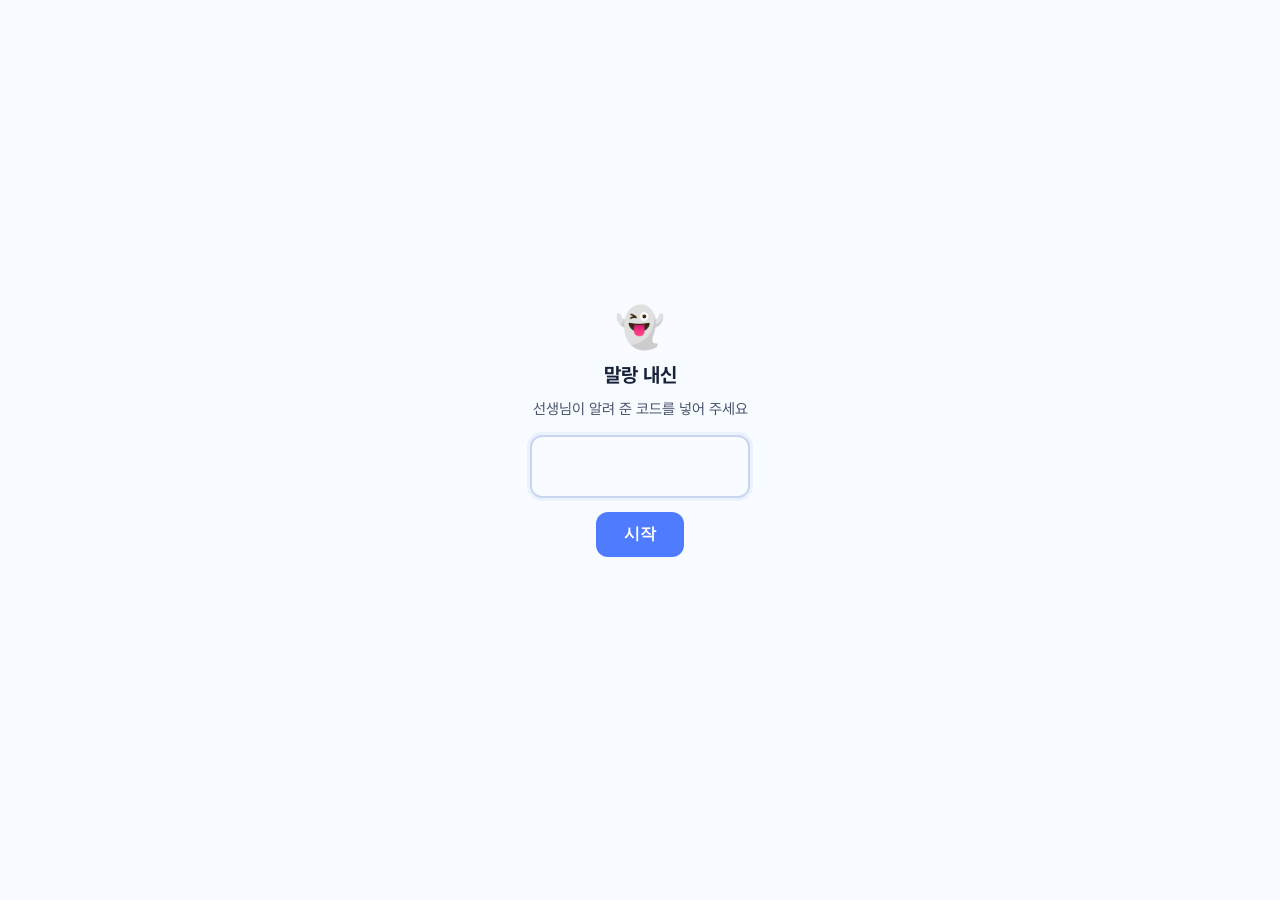
<file: index.html>
<!DOCTYPE html>
<html lang="ko">
<head>
<meta charset="utf-8">
<meta name="viewport" content="width=device-width, initial-scale=1, viewport-fit=cover">
<meta name="robots" content="noindex">
<meta name="apple-mobile-web-app-capable" content="yes">
<meta name="apple-mobile-web-app-title" content="말랑 내신">
<meta property="og:type" content="website">
<meta property="og:title" content="말랑 내신">
<meta property="og:description" content="학교 프린트 그대로 외우고, 풀고, 숙제·기록은 선생님과 같이 봐요">
<meta property="og:image" content="https://dain-ee.github.io/mallang-naesin/og.png">
<meta property="og:image:width" content="1200">
<meta property="og:image:height" content="630">
<meta name="twitter:card" content="summary_large_image">
<title>말랑 내신</title>
<link rel="icon" href="favicon.svg" type="image/svg+xml">
<link rel="stylesheet" href="app.css?v=1793107959">
</head>
<body>

<!-- 첫 로딩 인사 — 말랑 앱들과 같은 유령 -->
<div id="splash" class="splash"><span class="splash-ghost"></span></div>

<div class="shell">

  <!-- ───────── 사이드바 ───────── -->
  <aside class="sidebar">
    <div class="subj-seg" id="subj" hidden><button type="button" data-subj="en">영어</button><button type="button" data-subj="hist">역사</button><button type="button" data-subj="sci" hidden>과학</button><button type="button" data-subj="kor" hidden>국어</button></div>
    <div class="switch">
      <button class="brand" id="brand" type="button" aria-label="홈으로">
        <span class="mark"></span>
        <span class="brand-text"><span class="brand-name">말랑 내신</span></span>
      </button>
      <button class="pick" id="lesson-pick" type="button" aria-haspopup="listbox" aria-expanded="false">
        <span class="brand-sub" id="lesson-sub">중2 동아(윤정미)</span>
        <span class="brand-chev" aria-hidden="true"></span>
      </button>
      <div class="menu" id="lesson-menu" role="listbox" hidden></div>
    </div>

    <nav class="nav" id="nav"></nav>

    <div class="side-foot">
      <div class="sync-state" id="sync-state" data-state="off"></div>
      <div class="who-line"><span class="who-dot"></span><span id="who-name">윤건</span><button id="who-edit" class="link" type="button">바꾸기</button></div>
    </div>
  </aside>

  <main class="main" id="main"></main>
</div>

<div id="toast" class="toast" hidden></div>

<div id="boot-msg" class="boot-msg">불러오는 중…</div>
<script src="config.js?v=1793107959"></script>
<script src="loader.js?v=1793107959"></script>
</body>
</html>
</file>
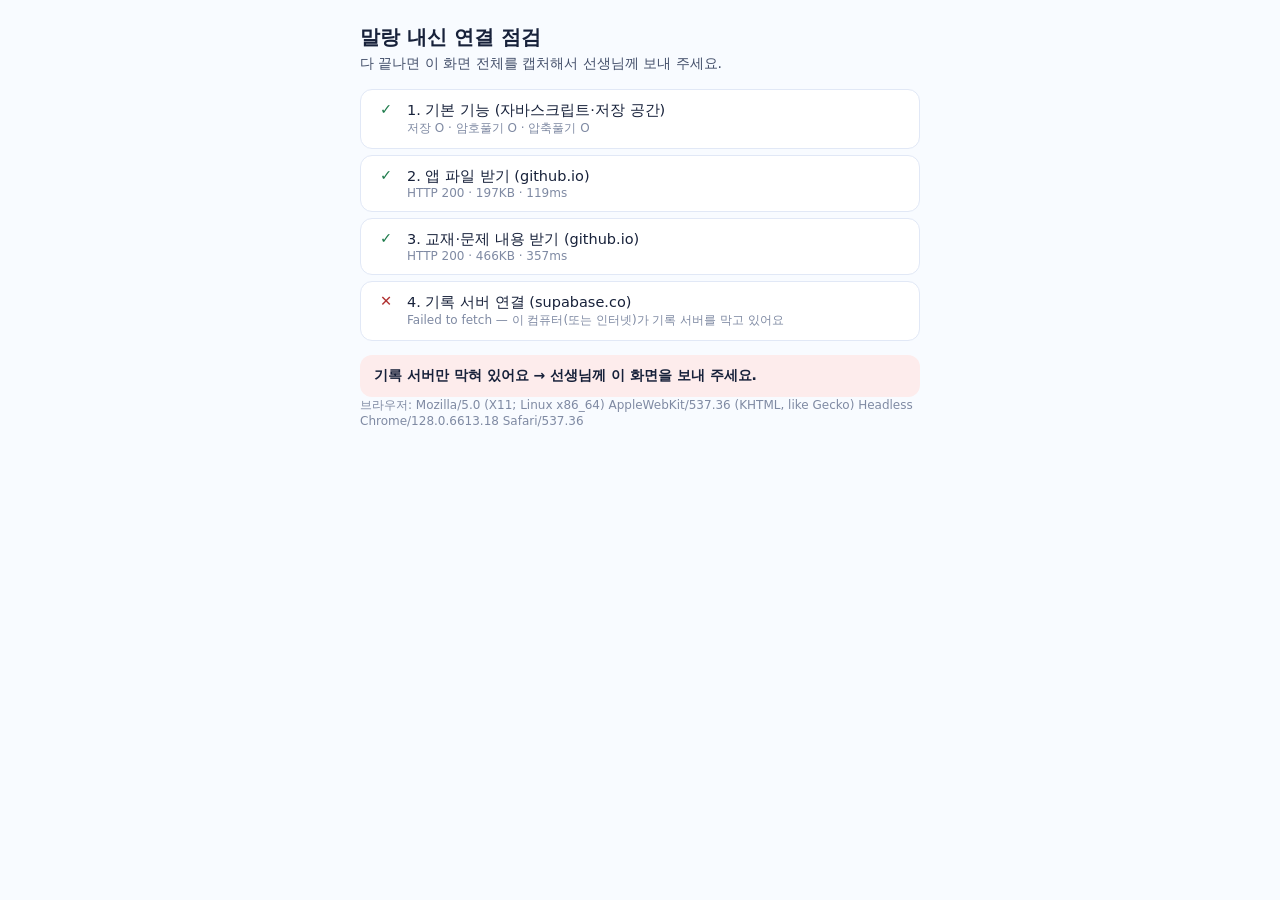
<file: check.html>
<!DOCTYPE html>
<html lang="ko"><head><meta charset="utf-8"><meta name="viewport" content="width=device-width, initial-scale=1"><meta name="robots" content="noindex">
<title>말랑 내신 · 연결 점검</title>
<style>
body{margin:0;padding:24px 16px;font-family:"Malgun Gothic","Apple SD Gothic Neo",system-ui,sans-serif;background:#f8fbff;color:#17213a}
.box{max-width:560px;margin:0 auto}h1{font-size:20px;margin:0 0 4px}p{color:#44506b;font-size:14px;margin:0 0 16px}
.row{display:flex;gap:10px;align-items:flex-start;padding:11px 14px;margin:6px 0;background:#fff;border:1px solid #e1e8f6;border-radius:12px;font-size:14.5px}
.st{flex:none;width:22px;text-align:center;font-weight:800}.ok .st{color:#1c7a4a}.no .st{color:#b03030}.wait .st{color:#7f8aa3}
.d{font-size:12px;color:#7f8aa3;word-break:break-all}.sum{margin-top:14px;padding:12px 14px;border-radius:12px;font-weight:700;font-size:14px}
</style></head><body><div class="box">
<h1>말랑 내신 연결 점검</h1><p>다 끝나면 이 화면 전체를 캡처해서 선생님께 보내 주세요.</p>
<div id="list"></div><div id="sum" class="sum" hidden></div>
<p class="d" id="ua"></p></div>
<script>
(function(){
  var list=document.getElementById('list');
  document.getElementById('ua').textContent='브라우저: '+navigator.userAgent;
  function row(name){var d=document.createElement('div');d.className='row wait';d.innerHTML='<span class="st">…</span><div><div>'+name+'</div><div class="d"></div></div>';list.appendChild(d);
    return function(ok,detail){d.className='row '+(ok?'ok':'no');d.querySelector('.st').textContent=ok?'✓':'✕';d.querySelector('.d').textContent=detail||'';};}
  function timed(p,ms){return Promise.race([p,new Promise(function(_,no){setTimeout(function(){no(new Error(ms/1000+'초 넘게 응답 없음'))},ms)})]);}
  var res={};
  async function run(){
    var r1=row('1. 기본 기능 (자바스크립트·저장 공간)');
    try{localStorage.setItem('naesin-check','1');var ls=localStorage.getItem('naesin-check')==='1';
      r1(ls&&!!window.fetch&&!!window.crypto&&!!crypto.subtle&&typeof DecompressionStream!=='undefined','저장 '+(ls?'O':'X')+' · 암호풀기 '+(window.crypto&&crypto.subtle?'O':'X')+' · 압축풀기 '+(typeof DecompressionStream!=='undefined'?'O':'X'));res.basic=ls;}catch(e){r1(false,e.message);}
    var r2=row('2. 앱 파일 받기 (github.io)');
    try{var t=Date.now();var r=await timed(fetch('app.js?chk='+t),15000);var n=(await r.text()).length;r2(r.ok&&n>1000,'HTTP '+r.status+' · '+Math.round(n/1024)+'KB · '+(Date.now()-t)+'ms');res.gh=r.ok;}catch(e){r2(false,e.message);res.gh=false;}
    var r3=row('3. 교재·문제 내용 받기 (github.io)');
    try{var t=Date.now();var r=await timed(fetch('c/1bf05abb0b143cd402f2.bin?chk='+t),15000);var b=await r.arrayBuffer();r3(r.ok&&b.byteLength>1000,'HTTP '+r.status+' · '+Math.round(b.byteLength/1024)+'KB · '+(Date.now()-t)+'ms');res.content=r.ok;}catch(e){r3(false,e.message);res.content=false;}
    var r4=row('4. 기록 서버 연결 (supabase.co)');
    try{var t=Date.now();var C=window.NAESIN_SYNC;var r=await timed(fetch(C.url+'/rest/v1/rpc/naesin_whoami',{method:'POST',headers:{apikey:C.key,Authorization:'Bearer '+C.key,'Content-Type':'application/json'},body:JSON.stringify({p_code:'check'})}),15000);r4(r.ok,'HTTP '+r.status+' · '+(Date.now()-t)+'ms');res.server=r.ok;}catch(e){r4(false,e.message+' — 이 컴퓨터(또는 인터넷)가 기록 서버를 막고 있어요');res.server=false;}
    var s=document.getElementById('sum');s.hidden=false;
    if(res.gh&&res.content&&res.server){s.style.background='#e8f5ee';s.textContent='✓ 다 정상이에요. 앱 링크를 Ctrl+F5로 새로고침해 보세요.';}
    else if(res.gh&&res.content&&!res.server){s.style.background='#fdecec';s.textContent='기록 서버만 막혀 있어요 → 선생님께 이 화면을 보내 주세요.';}
    else{s.style.background='#fdecec';s.textContent='✕ 표시가 있는 단계가 막혀 있어요 → 선생님께 이 화면을 보내 주세요.';}
  }
  var sc=document.createElement('script');sc.src='config.js?chk='+Date.now();sc.onload=run;sc.onerror=function(){row('설정 파일 받기')(false,'config.js 를 못 받았어요');};document.head.appendChild(sc);
})();
</script></body></html>
</file>
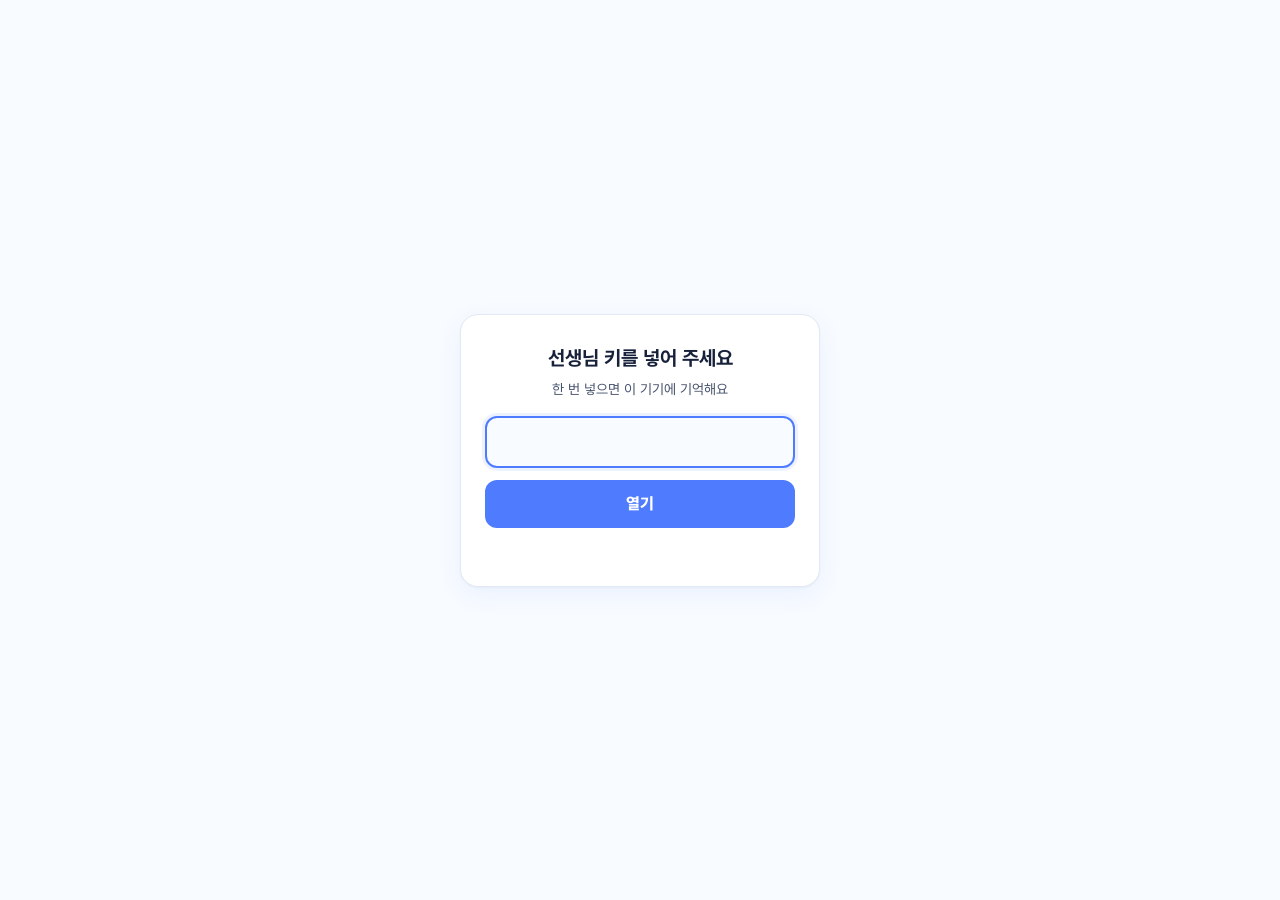
<file: teacher.html>
<!DOCTYPE html>
<html lang="ko">
<head>
<meta charset="utf-8">
<meta name="viewport" content="width=device-width, initial-scale=1, viewport-fit=cover">
<meta name="robots" content="noindex">
<meta name="apple-mobile-web-app-capable" content="yes">
<meta name="apple-mobile-web-app-title" content="말랑 쪽지">
<title>말랑 내신 · 학생 쪽지</title>
<link rel="icon" href="favicon.svg" type="image/svg+xml">
<link rel="stylesheet" href="app.css">
<style>
  body { min-height: 100vh; }
  .tc { display: grid; grid-template-columns: 300px 1fr; height: 100vh; height: 100dvh; max-width: 1200px; margin: 0 auto; gap: 0; }
  .tc-side { display: flex; flex-direction: column; border-right: 1px solid var(--line); background: var(--card); min-height: 0; }
  .tc-top { padding: 20px 18px 12px; }
  .tc-top h1 { margin: 0; font-size: 20px; font-weight: 800; }
  .tc-top p { margin: 4px 0 0; font-size: 13px; color: var(--sub); }
  .tc-tools { display: flex; gap: 6px; flex-wrap: wrap; margin-top: 10px; }
  .tc-chip { font: inherit; font-size: 12.5px; font-weight: 700; color: var(--mid); background: var(--line-soft); border: 0; border-radius: 99px; padding: 6px 11px; cursor: pointer; }
  .tc-chip.on { color: var(--accent); background: var(--accent-soft); }
  .tc-stus { flex: 1; overflow-y: auto; padding: 4px 10px 16px; }
  .tc-stu { width: 100%; display: flex; align-items: center; gap: 12px; padding: 12px 10px; font: inherit; text-align: left; color: var(--ink); background: none; border: 0; border-radius: 14px; cursor: pointer; }
  .tc-stu:hover { background: var(--line-soft); }
  .tc-stu.on { background: var(--accent-soft); }
  .tc-av { flex: none; width: 42px; height: 42px; display: grid; place-items: center; font-size: 16px; font-weight: 800; color: var(--accent); background: var(--accent-soft); border-radius: 14px; }
  .tc-stu.on .tc-av { color: #fff; background: var(--accent); }
  .tc-meta { flex: 1; min-width: 0; }
  .tc-name { display: flex; justify-content: space-between; gap: 8px; font-size: 15px; font-weight: 800; }
  .tc-name small { font-size: 11.5px; font-weight: 600; color: var(--sub); white-space: nowrap; }
  .tc-last { margin-top: 2px; font-size: 13px; color: var(--sub); white-space: nowrap; overflow: hidden; text-overflow: ellipsis; }
  .tc-un { flex: none; min-width: 22px; height: 22px; padding: 0 6px; display: grid; place-items: center; font-size: 12px; font-weight: 800; color: #fff; background: #f04452; border-radius: 99px; font-variant-numeric: tabular-nums; }
  .tc-main { display: flex; flex-direction: column; min-width: 0; min-height: 0; background: var(--bg); }
  .tc-head { display: flex; align-items: center; gap: 10px; padding: 16px 20px; border-bottom: 1px solid var(--line); background: var(--card); }
  .tc-head b { font-size: 17px; font-weight: 800; }
  .tc-head span { font-size: 13px; color: var(--sub); }
  .tc-back { display: none; font: inherit; font-size: 18px; width: 36px; height: 36px; color: var(--mid); background: var(--line-soft); border: 0; border-radius: 99px; cursor: pointer; }
  .tc-main .nc-list { flex: 1; padding: 14px 22px 8px; }
  .tc-main .nc-line { max-width: 70%; }
  .tc-main .nc-form { padding: 12px 18px; }
  .tc-none { margin: auto; text-align: center; color: var(--sub); font-size: 15px; line-height: 1.7; padding: 24px; }
  .tc-gate { position: fixed; inset: 0; display: grid; place-items: center; padding: 24px; background: var(--bg); z-index: 10; }
  .tc-gate form { width: min(360px, 100%); text-align: center; background: var(--card); border: 1px solid var(--line); border-radius: var(--r); box-shadow: var(--shadow); padding: 28px 24px; }
  .tc-gate h1 { margin: 0 0 6px; font-size: 20px; }
  .tc-gate p { margin: 0 0 16px; font-size: 14px; color: var(--mid); }
  .tc-gate input { width: 100%; font: inherit; font-size: 16px; padding: 12px 14px; text-align: center; color: var(--ink); background: var(--bg); border: 2px solid var(--line); border-radius: 12px; outline: none; }
  .tc-gate input:focus { border-color: var(--accent); }
  .tc-gate button { margin-top: 12px; width: 100%; font: inherit; font-size: 16px; font-weight: 800; padding: 12px; color: #fff; background: var(--accent); border: 0; border-radius: 12px; cursor: pointer; }
  .tc-err { min-height: 20px; margin-top: 10px; font-size: 13.5px; color: var(--err); }
  .tc-state { font-size: 12px; color: var(--sub); padding: 0 18px 10px; }
  @media (max-width: 760px) {
    .tc { grid-template-columns: 1fr; }
    .tc.thread .tc-side { display: none; }
    .tc:not(.thread) .tc-main { display: none; }
    .tc-back { display: block; }
    .tc-main .nc-line { max-width: 84%; }
    .tc-main .nc-list { padding: 12px 14px 6px; }
  }
</style>
</head>
<body>
<div class="tc" id="tc">
  <aside class="tc-side">
    <div class="tc-top">
      <h1>학생 쪽지</h1>
      <p>학생이 앱에서 「선생님께 말하기」로 보낸 말이에요</p>
      <div class="tc-tools"><button type="button" class="tc-chip" id="tc-noti">알림 켜기</button><button type="button" class="tc-chip" id="tc-out">이 기기에서 키 지우기</button></div>
    </div>
    <div class="tc-stus" id="tc-stus"></div>
    <div class="tc-state" id="tc-state"></div>
  </aside>
  <main class="tc-main" id="tc-main"><div class="tc-none">왼쪽에서 학생을 골라 주세요</div></main>
</div>

<script src="config.js"></script>
<script src="chat.js"></script>
<script>
(function () {
  const C = window.NaesinChat, KK = 'mallang-naesin:teacher-chat', $ = (s) => document.querySelector(s), esc = C.esc;
  let KEYV = ''; try { KEYV = localStorage.getItem(KK) || ''; } catch (e) {}
  let inbox = [], cur = null, msgs = [], lastId = 0, seenUpto = 0, busy = false, known = null;
  const total = () => inbox.reduce((n, x) => n + (x.unread || 0), 0);
  const ago = (at) => { if (!at) return ''; const d = new Date(at), n = new Date(); return d.toDateString() === n.toDateString() ? C.hm(at) : `${d.getMonth() + 1}/${d.getDate()}`; };

  function gate(err) {
    let g = $('.tc-gate');
    if (!g) {
      g = document.createElement('div'); g.className = 'tc-gate';
      g.innerHTML = `<form><h1>선생님 키를 넣어 주세요</h1><p>한 번 넣으면 이 기기에 기억해요</p><input type="password" autocomplete="current-password" aria-label="선생님 키"><button>열기</button><div class="tc-err"></div></form>`;
      document.body.appendChild(g);
      g.querySelector('form').onsubmit = async (e) => {
        e.preventDefault(); const v = g.querySelector('input').value.trim(); if (!v) return;
        try { await C.rpc('naesin_msg_inbox', { p_key: v }); KEYV = v; try { localStorage.setItem(KK, v); } catch (er) {} g.remove(); start(); }
        catch (er) { g.querySelector('.tc-err').textContent = er.status ? '키가 맞지 않아요. 다시 확인해 주세요.' : '인터넷 연결을 확인해 주세요.'; }
      };
    }
    if (err) g.querySelector('.tc-err').textContent = err;
    setTimeout(() => g.querySelector('input').focus(), 30);
  }

  function title() { const n = total(); document.title = (n ? `(${n}) ` : '') + '말랑 내신 · 학생 쪽지'; }
  function drawSide() {
    $('#tc-stus').innerHTML = inbox.map((x) => `<button type="button" class="tc-stu ${cur === x.student ? 'on' : ''}" data-s="${esc(x.student)}">
      <span class="tc-av">${esc(x.student.slice(0, 1))}</span><span class="tc-meta"><span class="tc-name">${esc(x.student)}<small>${ago(x.last_at)}</small></span>
      <span class="tc-last">${x.last_body ? (x.last_sender === 'teacher' ? '나: ' : '') + esc(x.last_body) : '아직 대화가 없어요'}</span></span>${x.unread ? `<span class="tc-un">${x.unread > 99 ? '99+' : x.unread}</span>` : ''}</button>`).join('');
    $('#tc-stus').querySelectorAll('.tc-stu').forEach((b) => (b.onclick = () => openStu(b.dataset.s)));
    title();
  }

  function notify(fresh) {
    if (!('Notification' in window) || Notification.permission !== 'granted') return;
    fresh.forEach((x) => { try { const n = new Notification(`${x.student}: 새 메시지`, { body: x.last_body || '', tag: 'naesin-' + x.student, icon: 'favicon.svg' }); n.onclick = () => { window.focus(); openStu(x.student); n.close(); }; } catch (e) {} });
  }

  async function pollInbox() {
    try {
      const r = await C.rpc('naesin_msg_inbox', { p_key: KEYV });
      const prev = known; known = {}; r.forEach((x) => (known[x.student] = x.max_id || 0));
      if (prev) notify(r.filter((x) => x.last_sender === 'student' && (x.max_id || 0) > (prev[x.student] || 0) && !(x.student === cur && !document.hidden)));
      inbox = r; if (cur) { const me = inbox.find((x) => x.student === cur); if (me && !document.hidden) me.unread = 0; }
      drawSide(); $('#tc-state').textContent = '5초마다 새 메시지를 확인해요 · ' + C.hm(new Date());
    } catch (e) { if (e.status) { try { localStorage.removeItem(KK); } catch (er) {} gate('키가 바뀌었어요. 다시 넣어 주세요.'); throw e; } $('#tc-state').textContent = '연결이 끊겼어요. 다시 시도하는 중이에요'; }
  }

  async function pollThread(first) {
    if (!cur || busy) return; busy = true; const s = cur;
    try {
      const r = await C.rpc('naesin_msg_thread', { p_key: KEYV, p_student: s, p_after: lastId });
      if (s !== cur) return;
      const fresh = (r.msgs || []).filter((m) => !msgs.some((x) => x.id === m.id));
      const ch = fresh.length || r.seen_upto !== seenUpto;
      if (fresh.length) { msgs = msgs.filter((x) => !x.pending).concat(fresh).sort((a, b) => a.id - b.id); lastId = Math.max(lastId, ...fresh.map((m) => m.id)); }
      seenUpto = r.seen_upto || 0;
      if (!document.hidden && (fresh.some((m) => m.sender === 'student' && !m.read) || first)) await C.rpc('naesin_msg_read', { p_key: KEYV, p_student: s });
      if (ch || first) C.renderMsgs($('#tc-list'), msgs, 'teacher', seenUpto, s);
    } catch (e) {} finally { busy = false; }
  }

  let pic = null;
  function openStu(s) {
    cur = s; msgs = []; lastId = 0; seenUpto = 0; pic = null; $('#tc').classList.add('thread');
    const x = inbox.find((y) => y.student === s); if (x) x.unread = 0; drawSide();
    $('#tc-main').innerHTML = `<div class="tc-head"><button type="button" class="tc-back" aria-label="목록으로">‹</button><div><b>${esc(s)}</b> <span>학생</span></div></div>
      <div class="nc-list" id="tc-list" data-empty="${esc(s)}에게 먼저 말을 걸어 보세요" data-stick="1"></div>
      <div class="nc-pic" hidden><img alt="보낼 사진"><button type="button" class="nc-pic-x">사진 빼기</button></div>
      <form class="nc-form"><label class="nc-attach" title="사진 보내기"><input type="file" accept="image/*" hidden><span aria-hidden="true">＋</span></label>
      <textarea rows="1" placeholder="답장을 입력하세요" aria-label="답장"></textarea><button type="submit" class="nc-send" disabled>보내기</button></form>`;
    $('#tc-list').innerHTML = '<div class="nc-empty">불러오는 중이에요</div>';
    $('.tc-back').onclick = () => { $('#tc').classList.remove('thread'); cur = null; drawSide(); };
    const ta = $('#tc-main textarea'), btn = $('#tc-main .nc-send'), pb = $('#tc-main .nc-pic'), fi = $('#tc-main input[type=file]');
    const can = () => { btn.disabled = !(ta.value.trim() || pic); }; ta.addEventListener('input', can);
    const setPic = (d) => { pic = d; pb.hidden = !d; if (d) pb.querySelector('img').src = d; can(); };
    fi.onchange = async () => { const f = fi.files[0]; fi.value = ''; if (f) try { setPic(await C.shrink(f)); } catch (e) { alert('이 사진은 보낼 수 없어요'); } };
    pb.querySelector('.nc-pic-x').onclick = () => setPic(null);
    ta.addEventListener('paste', async (e) => { const it = [...((e.clipboardData || {}).items || [])].find((v) => v.type.startsWith('image/')); if (it) { e.preventDefault(); try { setPic(await C.shrink(it.getAsFile())); } catch (er) {} } });
    const fit = C.wireInput(ta, () => send());
    $('#tc-main .nc-form').onsubmit = (e) => { e.preventDefault(); send(); };
    async function send() {
      const body = ta.value.trim(), img = pic; if (!body && !img) return;
      const tmp = { id: 1e15 + Date.now(), sender: 'teacher', body, img, at: new Date().toISOString(), pending: true };
      msgs.push(tmp); ta.value = ''; fit(); setPic(null); $('#tc-list').dataset.stick = '1'; C.renderMsgs($('#tc-list'), msgs, 'teacher', seenUpto, s);
      try { const m = await C.rpc('naesin_msg_reply', { p_key: KEYV, p_student: s, p_body: body, p_img: img }); msgs = msgs.filter((x) => x !== tmp); if (!msgs.some((x) => x.id === m.id)) msgs.push(m); msgs.sort((a, b) => a.id - b.id); }
      catch (e) { msgs = msgs.filter((x) => x !== tmp); ta.value = body; fit(); setPic(img); alert('못 보냈어요. 인터넷을 확인하고 다시 보내 주세요.'); }
      $('#tc-list').dataset.stick = '1'; C.renderMsgs($('#tc-list'), msgs, 'teacher', seenUpto, s); pollInbox();
    }
    pollThread(true); setTimeout(() => ta.focus(), 30);
  }

  const notiBtn = $('#tc-noti');
  function notiState() {
    if (!('Notification' in window)) { notiBtn.hidden = true; return; }
    const p = Notification.permission; notiBtn.textContent = p === 'granted' ? '알림 켜짐' : p === 'denied' ? '알림 막힘 (브라우저 설정)' : '알림 켜기'; notiBtn.classList.toggle('on', p === 'granted');
  }
  notiBtn.onclick = async () => { if (Notification.permission === 'default') await Notification.requestPermission(); notiState(); };
  $('#tc-out').onclick = () => { if (!confirm('이 기기에 저장한 선생님 키를 지울까요?')) return; try { localStorage.removeItem(KK); } catch (e) {} location.reload(); };

  let loop = null;
  async function start() {
    notiState();
    try { await pollInbox(); } catch (e) { return; }
    const q = new URLSearchParams(location.search).get('s'); if (q && inbox.some((x) => x.student === q)) openStu(q);
    clearInterval(loop); loop = setInterval(() => { pollInbox().catch(() => {}); pollThread(); }, 5000);
    document.addEventListener('visibilitychange', () => { if (!document.hidden) { pollInbox().catch(() => {}); if (cur) pollThread(true); } });
  }
  if (KEYV) start(); else gate();
})();
</script>
</body>
</html>
</file>
<file: app.css>
@font-face { font-family: "Pretendard"; font-weight: 400; src: url("fonts/Pretendard-Regular.woff2") format("woff2"); font-display: swap; }
@font-face { font-family: "Pretendard"; font-weight: 500; src: url("fonts/Pretendard-Medium.woff2") format("woff2"); font-display: swap; }
@font-face { font-family: "Pretendard"; font-weight: 600; src: url("fonts/Pretendard-SemiBold.woff2") format("woff2"); font-display: swap; }
@font-face { font-family: "Pretendard"; font-weight: 700; src: url("fonts/Pretendard-Bold.woff2") format("woff2"); font-display: swap; }
@font-face { font-family: "Pretendard"; font-weight: 800; src: url("fonts/Pretendard-ExtraBold.woff2") format("woff2"); font-display: swap; }
@font-face { font-family: "HancomMalangMalang-Bold"; font-weight: 700; src: url("fonts/Malang-brand.woff2") format("woff2"); font-display: swap; }
:root {
  --bg: #fffbf9;
  --card: #ffffff;
  --ink: #2c1c18;
  --mid: #5f453e;
  --sub: #9a7d74;
  --line: #fbe3dc;
  --line-soft: #fef2ee;
  --accent: #f4705f;
  --accent-2: #ffa896;
  --accent-soft: #fff0ec;
  --ok: #1c7a4a;
  --warn: #96650a;
  --err: #b03030;
  --r: 18px;
  --shadow: 0 1px 2px rgba(44, 28, 24, 0.04), 0 8px 24px rgba(214, 96, 74, 0.08);
  --shadow-lift: 0 2px 6px rgba(44, 28, 24, 0.06), 0 18px 44px rgba(214, 96, 74, 0.15);
  --side: 216px;
}

@media (prefers-color-scheme: dark) {:root:not([data-theme="light"]) {
    --bg: #191111;
    --card: #261b19;
    --ink: #f9ebe6;
    --mid: #d0b5ac;
    --sub: #a68a81;
    --line: #3d2b27;
    --line-soft: #30211e;
    --accent: #ff8f7d;
    --accent-2: #e5705d;
    --accent-soft: #3d2521;
    --ok: #5fd39a;
    --warn: #e0b04a;
    --err: #f08a8a;
    --shadow: 0 1px 2px rgba(0, 0, 0, 0.3), 0 8px 24px rgba(0, 0, 0, 0.28);
    --shadow-lift: 0 2px 6px rgba(0, 0, 0, 0.35), 0 18px 44px rgba(0, 0, 0, 0.4);
  }
}

* { box-sizing: border-box; }
[hidden] { display: none !important; }

body {
  margin: 0;
  min-height: 100vh;
  background: var(--bg);
  color: var(--ink);
  font-family: "Pretendard", "Apple SD Gothic Neo", system-ui, -apple-system, sans-serif;
  line-height: 1.5;
  -webkit-font-smoothing: antialiased;
}

/* 배경에 번지는 살구빛 */
body::before {
  content: '';
  position: fixed;
  inset: -20vmax;
  z-index: -1;
  pointer-events: none;
  background:
    radial-gradient(38vmax 34vmax at 14% 6%,  color-mix(in srgb, var(--accent) 9%, transparent), transparent 62%),
    radial-gradient(32vmax 30vmax at 90% 24%, color-mix(in srgb, var(--accent-2) 8%, transparent), transparent 64%),
    radial-gradient(34vmax 30vmax at 60% 98%, color-mix(in srgb, var(--accent) 6%, transparent), transparent 62%);
  filter: blur(48px) saturate(1.1);
  opacity: 0.5;
}
@media (prefers-color-scheme: dark) {:root:not([data-theme="light"]) body::before { opacity: 0.3; } }

/* ── 첫 로딩 ── */

.splash {
  position: fixed;
  inset: 0;
  z-index: 100;
  display: grid;
  place-items: center;
  background:
    radial-gradient(46vmax 46vmax at 50% 50%, rgba(58, 30, 26, 0.30), transparent 68%),
    color-mix(in srgb, var(--ink) 26%, transparent);
  backdrop-filter: blur(16px) saturate(1.2);
  -webkit-backdrop-filter: blur(16px) saturate(1.2);
}

/* 마스크가 아니라 이미지 그대로 씁니다 — 마스크로 깔면 몸통과 눈이
   한 덩어리 흰색이 되어 눈이 사라집니다. */
.splash-ghost {
  width: 168px; height: 168px;
  background:
    center/contain no-repeat url("assets/ghost.svg"),
    radial-gradient(circle at 50% 48%, rgba(255, 246, 235, 0.28) 0 30%, transparent 62%);
  filter:
    drop-shadow(0 0 14px rgba(255, 244, 228, 0.55))
    drop-shadow(0 0 44px rgba(255, 226, 198, 0.35))
    drop-shadow(0 8px 22px rgba(30, 16, 14, 0.35));
}
@media (prefers-reduced-motion: reduce) { .splash { display: none; } }

/* 유령이 로고 자리로 쏙 들어간 순간 — 로고가 한 번 반짝입니다. */
.mark.is-caught { animation: mark-catch 420ms cubic-bezier(.2,.9,.25,1); }
@keyframes mark-catch {
  0%   { transform: scale(1);    filter: drop-shadow(0 0 0 transparent); }
  35%  { transform: scale(1.18); filter: drop-shadow(0 0 12px color-mix(in srgb, var(--accent) 85%, transparent)); }
  100% { transform: scale(1);    filter: drop-shadow(0 0 0 transparent); }
}

/* ── 셸 ── */

.shell { display: grid; grid-template-columns: var(--side) 1fr; min-height: 100vh; }
@media (max-width: 900px) { .shell { grid-template-columns: 1fr; } }

.sidebar {
  position: sticky;
  top: 0;
  z-index: 30;
  align-self: start;
  height: 100vh;
  display: flex;
  flex-direction: column;
  gap: 22px;
  padding: 22px 14px;
  border-right: 1px solid var(--line);
  background: color-mix(in srgb, var(--card) 60%, transparent);
  backdrop-filter: saturate(1.4) blur(14px);
}
@media (max-width: 900px) {
  .sidebar { position: static; height: auto; flex-direction: row; align-items: center; gap: 12px; flex-wrap: wrap; }
  .nav { flex-direction: row !important; flex-wrap: wrap; }
  .side-foot { margin-top: auto; }
}

.mark {
  width: 32px; height: 32px;
  flex: none;
  background: center/contain no-repeat url("assets/mark.svg");
  transition: filter 0.2s;
}
.brand:hover .mark {
  filter: drop-shadow(0 0 7px color-mix(in srgb, var(--accent) 65%, transparent));
}

.nav { display: flex; flex-direction: column; gap: 2px; }
.nav-item {
  display: flex; align-items: center; gap: 7px;
  text-align: left;
  padding: 9px 12px;
  font: inherit; font-size: 13.5px; font-weight: 600;
  color: var(--sub);
  background: none; border: 0; border-radius: 10px;
  cursor: pointer;
}
.nav-item:hover { color: var(--ink); background: color-mix(in srgb, var(--accent) 8%, transparent); }
.nav-item.is-on { color: var(--accent); background: var(--accent-soft); }
/* 오답노트에 몇 개 쌓였는지 — 탭에 바로 답니다. */
.nav-item .tally {
  margin-left: auto;
  padding: 1px 7px;
  font-size: 11px; font-weight: 800;
  font-variant-numeric: tabular-nums;
  color: #fff;
  background: var(--accent);
  border-radius: 99px;
}
.nav-item.is-on .tally { background: var(--accent); }

.side-foot { margin-top: auto; padding: 0 6px; }
@media (max-width: 900px) { .side-foot { margin-top: 0; } }

.main { min-width: 0; padding: 22px 26px 60px; }

/* ── 배너 ── */

.banner {
  position: relative;
  overflow: hidden;
  display: flex;
  align-items: center;
  min-height: 132px;
  padding: 26px 30px;
  margin-bottom: 22px;
  border-radius: 22px;
  background: var(--banner, linear-gradient(115deg, #ffb4a2, #ffd3b6 58%, #ffe9d6));
  box-shadow: 0 10px 30px rgba(226, 118, 92, 0.18);
}
.banner h1 { margin: 0; font-size: 26px; font-weight: 800; letter-spacing: -0.02em; }
.banner p { margin: 6px 0 0; font-size: 13.5px; opacity: 0.92; }
/* 바탕이 옅어 흰 글씨가 뜨므로 진한 벽돌색으로 적습니다 */
.banner h1, .banner p { color: var(--banner-ink, #8a2f22); }
.banner-ghost {
  position: absolute;
  right: 26px; bottom: -34px;
  width: 168px; height: 168px;
  background: #fff;
  -webkit-mask: center/contain no-repeat url("assets/ghost.svg");
  mask: center/contain no-repeat url("assets/ghost.svg");
  opacity: 0.28;
  pointer-events: none;
}

/* ── 카드 · 폼 ── */

.card {
  background: var(--card);
  border: 1px solid var(--line);
  border-radius: var(--r);
  padding: 16px 18px 4px;
  box-shadow: var(--shadow);
}
.card-title { margin: 0 0 14px; font-size: 13px; font-weight: 700; color: var(--mid); }
.card-title em { font-style: normal; font-weight: 500; font-size: 12px; color: var(--sub); margin-left: 6px; }
.meta { margin: 8px 2px 0; font-size: 12.5px; color: var(--sub); }

.row { display: flex; gap: 10px; flex-wrap: wrap; }
.field { display: flex; flex-direction: column; gap: 5px; margin-bottom: 14px; min-width: 0; flex: 1 1 auto; }
.field.grow { flex: 1 1 160px; }
.field.shrink { flex: 0 0 auto; }
.field > span { font-size: 12px; font-weight: 600; color: var(--sub); }

input, textarea, select {
  width: 100%;
  padding: 9px 11px;
  font: inherit; font-size: 14px;
  color: var(--ink);
  background: var(--bg);
  border: 1px solid var(--line);
  border-radius: 9px;
  outline: none;
  transition: border-color 0.12s, box-shadow 0.12s;
}
textarea { resize: vertical; line-height: 1.65; }

/* 네이티브 창에서는 select 가 시스템 기본 모양으로 나옵니다.
   화살표를 직접 그려 나머지 입력칸과 같은 얼굴로 맞춥니다. */
select {
  appearance: none;
  -webkit-appearance: none;
  padding-right: 32px;
  cursor: pointer;
  background-image: url("data:image/svg+xml;charset=utf-8,%3Csvg xmlns='http://www.w3.org/2000/svg' viewBox='0 0 12 8'%3E%3Cpath d='M1 1.6 6 6.4 11 1.6' fill='none' stroke='%23937a72' stroke-width='1.7' stroke-linecap='round' stroke-linejoin='round'/%3E%3C/svg%3E");
  background-repeat: no-repeat;
  background-position: right 11px center;
  background-size: 11px 8px;
}
select:hover { border-color: color-mix(in srgb, var(--accent) 40%, var(--line)); }
@media (prefers-color-scheme: dark) {:root:not([data-theme="light"]) select {
    background-image: url("data:image/svg+xml;charset=utf-8,%3Csvg xmlns='http://www.w3.org/2000/svg' viewBox='0 0 12 8'%3E%3Cpath d='M1 1.6 6 6.4 11 1.6' fill='none' stroke='%23b79c93' stroke-width='1.7' stroke-linecap='round' stroke-linejoin='round'/%3E%3C/svg%3E");
  }
}
input:focus, textarea:focus, select:focus {
  border-color: var(--accent);
  box-shadow: 0 0 0 3px var(--accent-soft);
}
input::placeholder, textarea::placeholder { color: color-mix(in srgb, var(--sub) 60%, transparent); }

/* ── 버튼 ── */

.actions { display: flex; gap: 8px; flex-wrap: wrap; margin-top: 14px; }

.btn {
  display: inline-flex; align-items: center; gap: 7px;
  padding: 10px 16px;
  font: inherit; font-size: 13.5px; font-weight: 600;
  color: var(--ink);
  background: var(--card);
  border: 1px solid var(--line);
  border-radius: 10px;
  cursor: pointer;
  transition: border-color 0.12s, background 0.12s, opacity 0.12s;
}
.btn.sm { padding: 6px 12px; font-size: 15px; line-height: 1; }
.btn:hover:not(:disabled) { border-color: var(--accent); }
.btn.primary {
  background: linear-gradient(135deg, var(--accent), var(--accent-2));
  border-color: transparent;
  color: #fff;
  box-shadow: 0 2px 6px rgba(226, 106, 84, 0.28), 0 10px 24px rgba(226, 106, 84, 0.22);
}
.btn.primary:hover:not(:disabled) { filter: brightness(1.06) saturate(1.05); }
.btn.ghost { background: transparent; color: var(--sub); }
.btn.danger { color: var(--err); border-color: color-mix(in srgb, var(--err) 40%, transparent); }
.btn.danger:hover { background: color-mix(in srgb, var(--err) 10%, transparent); }
.btn:disabled { opacity: 0.4; cursor: not-allowed; }

kbd { font: inherit; font-size: 11px; opacity: 0.75; border: 1px solid currentColor; border-radius: 4px; padding: 0 4px; line-height: 1.4; }

/* ── 상태 ── */

.badge {
  display: inline-block;
  padding: 4px 10px;
  font-size: 11.5px; font-weight: 600;
  border-radius: 999px;
  border: 1px solid var(--line);
  color: var(--sub);
  white-space: nowrap;
}
.badge.ok   { color: var(--ok);   border-color: color-mix(in srgb, var(--ok) 40%, transparent); }
.badge.warn { color: var(--warn); border-color: color-mix(in srgb, var(--warn) 40%, transparent); }
.badge.err  { color: var(--err);  border-color: color-mix(in srgb, var(--err) 40%, transparent); }

.status, .note {
  margin: 12px 2px 0;
  font-size: 12.5px; line-height: 1.65;
  color: var(--sub);
  min-height: 1.2em;
}
.status.ok { color: var(--ok); }
.status.warn { color: var(--warn); }
.status.err { color: var(--err); }

.verdict { margin: 14px 2px 0; font-size: 13.5px; font-weight: 700; min-height: 1.2em; }
.verdict .tip {
  display: block;
  margin-top: 5px;
  font-size: 12.5px; font-weight: 500;
  color: var(--sub);
}
.verdict.ok { color: var(--ok); }
.verdict.no { color: var(--err); }
.verdict.warn { color: var(--warn); }

.stat-row { display: grid; gap: 14px; grid-template-columns: repeat(auto-fit, minmax(140px, 1fr)); margin-bottom: 18px; }
.stat {
  background: var(--card); border: 1px solid var(--line); border-radius: var(--r);
  padding: 16px 18px; box-shadow: var(--shadow);
}
.stat .k { font-size: 12px; font-weight: 600; color: var(--sub); }
.stat .val { font-size: 24px; font-weight: 800; letter-spacing: -0.02em; margin-top: 4px; font-variant-numeric: tabular-nums; }
.stat .val em { font-style: normal; font-size: 13px; font-weight: 600; color: var(--sub); margin-left: 3px; }
.stat.hot .val { color: var(--accent); }

/* 여백 다듬기 — .card 는 아래 여백을 4px 로 두어 폼 칸의 margin 과
   겹치게 했습니다. 버튼이나 글로 끝나는 카드는 그 여백이 모자랍니다. */
.card > .actions:last-child,
.card > .status:last-child,
.card > .note:last-child,
.card > .verdict:last-child,
.card > .choices:last-child { margin-bottom: 16px; }


/* ── 교재마다 다른 색 ──────────────────────────
   로고와 파비콘은 고정이고, 강조색과 배너만 권마다 바뀝니다.
   둘 다 코랄 계열이라 온도로 갈랐습니다 — 수능은 주황 쪽 코랄,
   하이스트는 분홍 쪽 코랄. 나란히 놓으면 다른 권임이 보이지만
   한 벌에서 벗어나지는 않습니다. */

:root[data-book="suneung"] {
  --accent: #f4705f;                 /* 코랄 */
  --accent-2: #ffa896;
  --accent-soft: #fff0ec;
  --banner: linear-gradient(115deg, #ffb2a0 0%, #ffc9ab 38%, #ffddc2 66%, #fff0e0 100%);
  --banner-ink: #8a2f22;
}
:root[data-book="highest"] {
  --accent: #ef6a80;                 /* 분홍 쪽 코랄 */
  --accent-2: #ffa3ae;
  --accent-soft: #fff0f2;
  --banner: linear-gradient(115deg, #ffa9b8 0%, #ffbcb4 36%, #ffd0bd 64%, #ffe9dc 100%);
  --banner-ink: #8d2740;
}

@media (prefers-color-scheme: dark) {:root:not([data-theme="light"])[data-book="suneung"] { --accent: #ff8f7d; --accent-2: #e5705d; --accent-soft: #3d2521; }:root:not([data-theme="light"])[data-book="highest"] { --accent: #ff8b9c; --accent-2: #dc6c80; --accent-soft: #3d2329; }
}

/* ── 교재 고르기 ── */
.switch { position: relative; }

.brand {
  display: flex; align-items: center; gap: 10px;
  width: 100%;
  padding: 8px 10px;
  margin-bottom: 14px;
  font: inherit; color: inherit;
  background: transparent;
  border: 1px solid transparent;
  border-radius: 12px;
  cursor: pointer;
  text-align: left;
}
.brand:hover { background: color-mix(in srgb, var(--accent) 8%, transparent); border-color: var(--line); }
.brand { margin-bottom: 6px; }

/* 과 고르기 — 로고 아래 따로 */
.pick {
  display: flex; align-items: center; gap: 8px;
  width: 100%;
  padding: 8px 12px;
  margin-bottom: 14px;
  font: inherit; color: inherit;
  background: var(--card);
  border: 1px solid var(--line);
  border-radius: 12px;
  cursor: pointer;
  text-align: left;
}
.pick:hover { border-color: color-mix(in srgb, var(--accent) 45%, var(--line)); }
.pick[aria-expanded="true"] { border-color: var(--line); box-shadow: var(--shadow); }
.pick .brand-sub { flex: 1; min-width: 0; margin: 0; font-size: 12px; font-weight: 600; color: var(--ink); }

.brand-text { flex: 1; min-width: 0; display: block; }
.brand-name {
  display: block;
  font-family: "HancomMalangMalang-Bold", "Hancom MalangMalang", var(--font, "Pretendard"), "Apple SD Gothic Neo", system-ui, sans-serif;
  font-size: 18px; font-weight: 700; letter-spacing: 0; color: var(--ink);
  overflow: hidden; text-overflow: ellipsis; white-space: nowrap;
}
.brand-sub { display: block; font-size: 11px; color: var(--sub); margin-top: 1px; }

.brand-chev {
  flex: none; width: 8px; height: 8px;
  border-right: 1.6px solid var(--sub);
  border-bottom: 1.6px solid var(--sub);
  transform: rotate(45deg) translate(-2px, -2px);
  transition: transform .18s ease;
}
.pick[aria-expanded="true"] .brand-chev { transform: rotate(-135deg) translate(-2px, -2px); }

.menu {
  position: absolute; left: 0; right: 0; top: 100%;
  z-index: 80; /* 숙제 띠(.hwbar, sticky z30)보다 위 — 2026-10-16 메뉴가 띠에 가려 못 누름 */
  margin-top: -8px;
  padding: 6px;
  background: var(--card);
  border: 1px solid var(--line);
  border-radius: 14px;
  box-shadow: var(--shadow-lift);
}
.menu-item {
  display: flex; align-items: center; gap: 9px;
  width: 100%;
  padding: 9px 10px;
  font: inherit;
  background: transparent; border: 0; border-radius: 10px;
  cursor: pointer; text-align: left;
}
.menu-item:hover { background: var(--line-soft); }
.menu-item[disabled] { cursor: default; opacity: 0.55; }
.menu-item[disabled]:hover { background: transparent; }
.dot { flex: none; width: 9px; height: 9px; border-radius: 99px; background: var(--dot); }
.menu-item .t { flex: 1; font-size: 13.5px; font-weight: 600; color: var(--ink); }
.menu-item .n { font-size: 11.5px; color: var(--sub); }
.menu-item.on .t { color: var(--accent); }

/* ── 학생 고르기 ── */
.who {
  width: 100%;
  padding: 8px 10px;
  font: inherit; font-size: 13px; color: var(--mid);
  background: var(--card);
  border: 1px solid var(--line);
  border-radius: 10px;
}

/* ── 품사 딱지 ──────────────────────────────
   뜻 앞에 서는 작은 딱지입니다. 갈래마다 색을 달리 두어, 뜻을 읽지
   않고도 명사인지 동사인지 눈에 들어오게 합니다. 짐작으로 채운 것은
   점선으로 밑을 그어 "아직 확인 안 됨" 을 조용히 알립니다. */
.pos {
  display: inline-grid; place-items: center;
  min-width: 20px; height: 19px;
  padding: 0 6px;
  font-size: 11px; font-weight: 800; letter-spacing: -0.01em;
  color: #fff;
  background: var(--pos, var(--sub));
  border-radius: 6px;
  vertical-align: 1px;
}
.pos.n  { --pos: #d9822b; }   /* 명사 */
.pos.v  { --pos: #cf5a49; }   /* 동사 — 화면과 같은 계열 */
.pos.a  { --pos: #2a9d8f; }   /* 형용사 */
.pos.ad { --pos: #4f86c6; }   /* 부사 */
.pos.prep { --pos: #7a6ac0; } /* 전치사(구) — 숙어에 씁니다 */
.pos.conj { --pos: #6b8f5e; } /* 접속사(구) */
.pos.other { --pos: #8d8177; }
.pos.guess { box-shadow: inset 0 -2px 0 rgba(255, 255, 255, 0.55); }
.pos.big { min-width: 26px; height: 24px; font-size: 13px; border-radius: 8px; }

/* ── DAY 목록 ── */
.day-list { display: grid; gap: 10px; grid-template-columns: repeat(auto-fill, minmax(280px, 1fr)); }

.day-row {
  display: flex; align-items: center; gap: 12px;
  width: 100%;
  padding: 15px 18px;
  font: inherit;
  text-align: left;
  background: var(--card);
  border: 1px solid var(--line);
  border-radius: var(--r);
  box-shadow: var(--shadow);
  cursor: pointer;
  transition: transform .12s ease, box-shadow .18s ease, border-color .18s ease;
}
.day-row:hover { transform: translateY(-1px); border-color: var(--accent-2); box-shadow: var(--shadow-lift); }

.day-no {
  flex: none;
  min-width: 58px;
  padding: 5px 9px;
  text-align: center;
  font-size: 12px; font-weight: 800; color: var(--accent);
  background: var(--accent-soft);
  border-radius: 9px;
}
.day-body { flex: 1; min-width: 0; display: flex; flex-direction: column; gap: 5px; }
.day-meta { font-size: 12px; color: var(--sub); font-variant-numeric: tabular-nums; }
.day-row.done .day-no::after { content: " ✓"; }

/* 진도 막대. 다 외운 만큼 진하게, 절반만 온 것은 옅게 —
   한 단어는 뜻 고르기와 스펠링 두 갈래라 반쯤 온 상태가 있습니다. */
.bar { width: 100%; height: 6px; border-radius: 99px; background: var(--line); overflow: hidden; display: flex; }
.bar > span { display: block; height: 100%; background: var(--accent); }
.bar > span.soft { background: color-mix(in srgb, var(--accent) 34%, transparent); }

/* ── 낱말 칩 줄 ── */
.w-nav { display: flex; align-items: center; gap: 8px; margin-bottom: 14px; }
.w-grid {
  flex: 1;
  display: flex; flex-wrap: wrap; gap: 6px;
  max-height: 96px; overflow-y: auto;
}
.w-chip {
  min-width: 34px;
  padding: 6px 8px;
  font: inherit; font-size: 12.5px; font-weight: 700; color: var(--mid);
  font-variant-numeric: tabular-nums;
  background: var(--card);
  border: 1px solid var(--line);
  border-radius: 9px;
  cursor: pointer;
}
.w-chip:hover { border-color: var(--accent); }
.w-chip.half { border-color: color-mix(in srgb, var(--accent) 45%, transparent); }
.w-chip.full { color: #fff; background: color-mix(in srgb, var(--accent) 75%, transparent); border-color: transparent; }
/* 지금 모르는 단어. 알아요·맞힘이 들어오면 바로 사라집니다. */
.w-chip.miss { color: var(--err); border-color: var(--err); box-shadow: inset 0 0 0 1px var(--err); }
.w-chip.on { color: #fff; background: var(--accent); border-color: transparent; }
.w-chip.on.half, .w-chip.on.full, .w-chip.on.miss { color: #fff; background: var(--accent); }

/* ── 공부하기 · 낱말 카드 ──────────────────
   뜻을 가려 두고 눌러서 뒤집습니다. 뒤집기 전에 스스로 떠올리는 그
   한 박자가 공부입니다 — 그래서 뜻이 처음부터 보이면 안 됩니다. */
.flash {
  display: flex; flex-direction: column; align-items: center; justify-content: center;
  gap: 16px;
  min-height: 260px;
  padding: 34px 26px;
  text-align: center;
  background: var(--card);
  border: 1px solid var(--line);
  border-radius: 20px;
  box-shadow: var(--shadow);
  cursor: pointer;
  user-select: none;
}
.flash:hover { border-color: var(--accent-2); }
.flash .en {
  font-size: 38px; font-weight: 800; letter-spacing: -0.02em;
  color: var(--ink);
  word-break: break-word;
}
.flash .en.small { font-size: 27px; }
/* 뜻이 여럿이면 품사 딱지가 세로로 줄을 맞춰야 읽힙니다. 그래서 안쪽은
   왼쪽 정렬로 두고, 덩이 자체를 가운데로 밀어 카드의 중심에 앉힙니다 —
   덩이까지 왼쪽에 붙이면 뜻 하나뿐일 때 카드가 한쪽으로 기울어 보입니다. */
.flash .ko {
  display: flex; flex-direction: column; gap: 8px;
  width: fit-content; max-width: 100%;
  margin-inline: auto;
}
.flash .turn { font-size: 12.5px; color: var(--sub); }
.flash .veil {
  display: flex; align-items: center; justify-content: center; gap: 8px;
  min-height: 58px;
  width: 100%; max-width: 520px;
  font-size: 13px; font-weight: 600; color: var(--sub);
  background: var(--line-soft);
  border: 1px dashed var(--line);
  border-radius: 12px;
}

/* 뜻 한 줄 — 품사 딱지 + 뜻 */
.sense { display: flex; align-items: flex-start; gap: 9px; text-align: left; }
.sense .t { font-size: 16px; line-height: 1.6; color: var(--ink); }
.flash .sense { justify-content: flex-start; }

/* ── 시험 ── */
.setup { display: grid; gap: 14px; max-width: 720px; }
.pickers { display: grid; gap: 10px; grid-template-columns: repeat(auto-fit, minmax(150px, 1fr)); }
.pick-group { display: flex; flex-direction: column; gap: 6px; }
.pick-group > span { font-size: 12px; font-weight: 600; color: var(--sub); }
.pick-row { display: flex; flex-wrap: wrap; gap: 6px; }
.pick {
  padding: 8px 13px;
  font: inherit; font-size: 13px; font-weight: 600; color: var(--sub);
  background: var(--card);
  border: 1px solid var(--line);
  border-radius: 99px;
  cursor: pointer;
}
.pick:hover { border-color: var(--accent); color: var(--ink); }
.pick.on { color: #fff; background: var(--accent); border-color: transparent; }
.pick:disabled { opacity: 0.4; cursor: not-allowed; }

/* 진행 줄 */
.run-head { display: flex; align-items: center; gap: 12px; margin-bottom: 14px; flex-wrap: wrap; }
.run-count { font-size: 13px; font-weight: 800; color: var(--accent); font-variant-numeric: tabular-nums; white-space: nowrap; }
.run-bar { flex: 1 1 140px; min-width: 120px; height: 8px; border-radius: 99px; background: var(--line); overflow: hidden; }
.run-bar > span { display: block; height: 100%; background: linear-gradient(90deg, var(--accent-2), var(--accent)); transition: width .3s ease; }
.run-score { display: flex; gap: 6px; font-size: 12px; font-weight: 700; font-variant-numeric: tabular-nums; }
.run-score .ok { color: var(--ok); }
.run-score .no { color: var(--err); }

.q-card { padding: 24px 26px 26px; }
.q-head { display: flex; align-items: center; gap: 10px; margin-bottom: 18px; }
.q-kind {
  padding: 4px 11px;
  font-size: 11.5px; font-weight: 800;
  color: var(--accent); background: var(--accent-soft);
  border-radius: 99px;
}
.q-no { font-size: 12.5px; font-weight: 700; color: var(--sub); font-variant-numeric: tabular-nums; margin-left: auto; }

/* 물음 — 영어를 물으면 큰 글씨로, 뜻을 물으면 뜻줄로 */
.q-ask {
  display: flex; flex-wrap: wrap; align-items: center; gap: 10px;
  margin: 0 0 20px;
  padding: 20px 22px;
  background: var(--bg);
  border-left: 3px solid var(--accent);
  border-radius: 0 12px 12px 0;
}
.q-ask .en { font-size: 32px; font-weight: 800; letter-spacing: -0.02em; word-break: break-word; }
.q-ask .en.small { font-size: 24px; }
.q-ask .ko { font-size: 18px; line-height: 1.7; color: var(--ink); }

.choices { display: flex; flex-direction: column; gap: 8px; }
.choice {
  display: flex; align-items: flex-start; gap: 10px;
  padding: 12px 14px;
  font: inherit; font-size: 14.5px; text-align: left;
  color: var(--ink);
  background: var(--bg);
  border: 1px solid var(--line);
  border-radius: 11px;
  cursor: pointer;
  transition: border-color 0.12s, background 0.12s;
}
.choice:hover:not(:disabled) { border-color: var(--accent); background: var(--accent-soft); }
.choice .n { flex: none; font-weight: 700; color: var(--sub); font-variant-numeric: tabular-nums; }
.choice.picked { border-color: var(--accent); background: var(--accent-soft); }
.choice.right { border-color: var(--ok); background: color-mix(in srgb, var(--ok) 10%, transparent); }
.choice.right .n { color: var(--ok); }
.choice.wrong { border-color: var(--err); background: color-mix(in srgb, var(--err) 10%, transparent); }
.choice.wrong .n { color: var(--err); }
.choice:disabled { cursor: default; }

/* 스펠링 적는 칸 */
.spell { display: flex; flex-direction: column; gap: 10px; }
.spell-row { display: flex; gap: 8px; align-items: stretch; }
.spell input {
  flex: 1;
  padding: 14px 16px;
  font-size: 22px; font-weight: 700; letter-spacing: 0.01em;
  font-family: "SF Mono", ui-monospace, "Menlo", monospace;
}
.spell-shape {
  font-family: "SF Mono", ui-monospace, "Menlo", monospace;
  font-size: 15px; letter-spacing: 3px; color: var(--sub);
}
.spell-shape b { color: var(--accent); font-weight: 800; }

/* 답을 보여 주는 상자 */
.answer-box {
  margin-top: 16px;
  padding: 16px 18px;
  font-size: 14.5px; line-height: 1.8;
  background: var(--accent-soft);
  border-radius: 12px;
}
.answer-box .k {
  display: block;
  margin-bottom: 6px;
  font-size: 11.5px; font-weight: 800; color: var(--accent);
}
.answer-box .big { font-size: 22px; font-weight: 800; letter-spacing: -0.01em; }
.answer-box > * + * { margin-top: 12px; }
/* 내가 적은 것과 정답을 나란히 — 어디가 틀렸는지 눈으로 견주게 합니다. */
.diff { display: flex; flex-wrap: wrap; gap: 6px 14px; font-family: "SF Mono", ui-monospace, "Menlo", monospace; font-size: 15px; }
.diff .mine s { color: var(--err); text-decoration-thickness: 1px; }
.diff .theirs b { color: var(--ok); }

/* 결과 카드 */
.done-card {
  margin-top: 16px;
  padding: 20px 22px;
  text-align: center;
  background: var(--accent-soft);
  border-radius: 14px;
}
.done-card .big { display: block; font-size: 17px; font-weight: 800; color: var(--accent); margin-bottom: 4px; }
.done-card .sub { font-size: 13px; color: var(--mid); }
.done-card .actions { justify-content: center; margin-top: 14px; }
.score-ring {
  display: block;
  margin: 0 auto 10px;
  font-size: 38px; font-weight: 800; letter-spacing: -0.03em;
  color: var(--accent);
  font-variant-numeric: tabular-nums;
}

/* ── 단어 줄 (오답노트 · 기록 · 검토가 함께 씁니다) ── */
.w-row {
  display: flex; align-items: center; gap: 12px;
  width: 100%;
  padding: 11px 8px;
  font: inherit;
  text-align: left;
  background: none;
  border: 0; border-bottom: 1px solid var(--line-soft); border-radius: 8px;
  cursor: pointer;
}
.w-row:hover { background: var(--line-soft); }
.w-row .no {
  flex: none; min-width: 62px;
  font-size: 11.5px; font-weight: 700; color: var(--accent);
  font-variant-numeric: tabular-nums;
}
.w-text { flex: 1; min-width: 0; display: flex; flex-direction: column; gap: 2px; }
.w-text .en { font-size: 14.5px; font-weight: 700; color: var(--ink); }
.w-text .ko {
  font-size: 12.5px; color: var(--sub);
  overflow: hidden; text-overflow: ellipsis; white-space: nowrap;
}
.w-marks { flex: none; display: flex; gap: 6px; align-items: center; }
.w-mark {
  display: flex; flex-direction: column; gap: 1px; align-items: center;
  min-width: 68px;
  padding: 5px 9px; border-radius: 9px;
  font-size: 11px; font-weight: 700;
  background: var(--line-soft); color: var(--sub);
}
.w-mark em { font-style: normal; font-weight: 600; font-size: 10.5px; opacity: 0.85; }
.w-mark.ok   { background: color-mix(in srgb, var(--ok) 13%, transparent);   color: var(--ok); }
.w-mark.late { background: color-mix(in srgb, var(--warn) 14%, transparent); color: var(--warn); }
.w-mark.bad  { background: color-mix(in srgb, var(--err) 13%, transparent);  color: var(--err); }
.w-mark.none { opacity: 0.55; }

/* 오답노트에서 몇 번 틀렸는지 */
.miss-tag {
  flex: none;
  padding: 4px 10px;
  font-size: 11.5px; font-weight: 800;
  color: var(--err);
  background: color-mix(in srgb, var(--err) 11%, transparent);
  border-radius: 99px;
  white-space: nowrap;
}
.left-tag {
  flex: none;
  padding: 4px 10px;
  font-size: 11.5px; font-weight: 700;
  color: var(--sub);
  background: var(--line-soft);
  border-radius: 99px;
  white-space: nowrap;
}

.hist-head { display: flex; align-items: flex-start; gap: 14px; flex-wrap: wrap; }
.hist-head .stat-row { flex: 1 1 320px; }
.only-wrong {
  flex: none;
  display: flex; align-items: center; gap: 7px;
  padding: 9px 13px;
  background: var(--card); border: 1px solid var(--line); border-radius: 999px;
  font-size: 12.5px; font-weight: 600; color: var(--sub);
  cursor: pointer; user-select: none;
}
.only-wrong:hover { border-color: var(--accent); color: var(--ink); }
.only-wrong input { width: auto; margin: 0; accent-color: var(--accent); cursor: pointer; }

.hist-day { padding-bottom: 10px; margin-bottom: 14px; }
.hist-head-row {
  display: flex; align-items: baseline; gap: 10px; flex-wrap: wrap;
  padding-bottom: 10px; border-bottom: 1px solid var(--line);
}
.hist-date { margin: 0; font-size: 14.5px; font-weight: 800; letter-spacing: -0.01em; }
.hist-meta { font-size: 12px; color: var(--sub); font-variant-numeric: tabular-nums; }

/* ── 품사 검토 ── */
.pos-row {
  display: flex; align-items: center; gap: 12px; flex-wrap: wrap;
  padding: 11px 8px;
  border-bottom: 1px solid var(--line-soft);
}
.pos-row .no { flex: none; min-width: 62px; font-size: 11.5px; font-weight: 700; color: var(--accent); }
.pos-row .en { flex: 0 0 auto; min-width: 130px; font-size: 14.5px; font-weight: 700; }
.pos-row .ko { flex: 1 1 200px; min-width: 0; font-size: 12.5px; color: var(--sub); }
.pos-pick { flex: none; display: flex; gap: 4px; }
.pos-pick button {
  min-width: 32px;
  padding: 5px 8px;
  font: inherit; font-size: 12px; font-weight: 800; color: var(--sub);
  background: var(--card); border: 1px solid var(--line); border-radius: 8px;
  cursor: pointer;
}
.pos-pick button:hover { border-color: var(--accent); color: var(--ink); }
.pos-pick button.on { color: #fff; background: var(--accent); border-color: transparent; }

/* ── 첫 관문 · 진도 ── */

.gate {
  position: fixed; inset: 0; z-index: 90;
  display: grid; place-items: center;
  padding: 20px;
  background: color-mix(in srgb, var(--bg) 70%, transparent);
  backdrop-filter: blur(18px) saturate(1.2);
}
.gate-card {
  width: min(420px, 100%);
  padding: 30px 28px 26px;
  text-align: center;
  background: var(--card);
  border: 1px solid var(--line);
  border-radius: 22px;
  box-shadow: var(--shadow-lift);
}
.gate-ghost {
  display: block; width: 72px; height: 72px; margin: 0 auto 12px;
  background: center/contain no-repeat url("assets/mark.svg");
  border-radius: 18px;
}
.gate-card h2 { margin: 0 0 4px; font-size: 19px; font-weight: 800; }
.gate-sub { margin: 0 0 18px; font-size: 13px; color: var(--sub); }

.gate-list { display: flex; flex-wrap: wrap; gap: 8px; justify-content: center; margin-bottom: 16px; }
.who-chip {
  padding: 10px 18px;
  font: inherit; font-size: 14.5px; font-weight: 700; color: var(--ink);
  background: var(--card);
  border: 1.5px solid var(--line);
  border-radius: 99px;
  cursor: pointer;
}
.who-chip:hover { border-color: var(--accent); color: var(--accent); }

.gate-add { display: flex; gap: 8px; }
.gate-add input {
  flex: 1;
  padding: 10px 13px;
  font: inherit; font-size: 14px;
  background: var(--bg);
  border: 1px solid var(--line);
  border-radius: 10px;
  outline: none;
}
.gate-add input:focus { border-color: var(--accent); }

/* 오늘 얼마나 했는지 */
.pace {
  display: flex; align-items: center; gap: 16px; flex-wrap: wrap;
  padding: 15px 20px;
  margin-bottom: 16px;
  background: var(--card);
  border: 1px solid var(--line);
  border-radius: var(--r);
  box-shadow: var(--shadow);
}
.pace-name { font-size: 14.5px; font-weight: 800; color: var(--ink); white-space: nowrap; }
/* ── 오늘 게이지 ──────────────────────────────
   트랙 위를 그라데이션이 채우고, 그 끝에서 불꽃이 탑니다.
   그라데이션은 트랙 전체 폭에 걸쳐 있고 채운 만큼만 보입니다 —
   그래서 목표에 다가갈수록 끝 색이 점점 따뜻해집니다. */
.pace .bar {
  position: relative;
  flex: 1 1 auto;
  min-width: 140px;
  width: auto;
  height: 10px;
  /* 불꽃이 띠 밖으로 나와야 하므로 넘침을 막지 않습니다. */
  overflow: visible;
  display: block;
  border-radius: 99px;
  background: var(--line);
  box-shadow: inset 0 1px 2px rgba(40, 22, 18, 0.06);
}
.pace .bar > span {
  display: block;
  height: 100%;
  min-width: 10px;                 /* 0 이어도 불씨는 남습니다 */
  border-radius: 99px;
  background-image: linear-gradient(
    90deg,
    color-mix(in srgb, var(--accent-2) 70%, #fff) 0%,
    var(--accent-2) 34%,
    var(--accent) 68%,
    #ff8f3d 100%);
  background-repeat: no-repeat;
  box-shadow: 0 0 10px color-mix(in srgb, var(--accent) 35%, transparent);
  transition: width 0.6s cubic-bezier(.2,.9,.25,1), background-size 0.6s cubic-bezier(.2,.9,.25,1);
}
.pace .bar > span::after {
  content: '🔥';
  position: absolute;
  right: 0; top: 50%;
  transform: translate(45%, -50%);
  font-size: 15px;
  line-height: 1;
  filter: drop-shadow(0 0 6px rgba(255, 150, 60, 0.65));
  animation: flame 1.3s ease-in-out infinite;
}
.pace .bar.is-full > span::after { font-size: 19px; animation-duration: 0.9s; }
@keyframes flame {
  0%, 100% { transform: translate(45%, -50%) scale(1)    rotate(-3deg); }
  35%      { transform: translate(45%, -54%) scale(1.14) rotate(4deg); }
  70%      { transform: translate(45%, -48%) scale(0.94) rotate(-2deg); }
}
@media (prefers-reduced-motion: reduce) {
  .pace .bar > span::after { animation: none; }
  .pace .bar > span { transition: none; }
}
.pace .num {
  font-size: 13px; font-weight: 700; color: var(--accent);
  font-variant-numeric: tabular-nums; white-space: nowrap;
}
.pace .streak {
  white-space: nowrap;
  padding: 5px 11px;
  font-size: 12.5px; font-weight: 700; color: var(--accent);
  background: var(--accent-soft);
  border-radius: 99px;
}
.pace .goal-edit {
  margin-left: auto;
  padding: 6px 12px;
  font: inherit; font-size: 12.5px; font-weight: 600;
  color: var(--sub);
  white-space: nowrap;
  background: transparent;
  border: 1px solid var(--line);
  border-radius: 99px;
  cursor: pointer;
  transition: color 0.12s, border-color 0.12s, background 0.12s;
}
/* 밀어내기는 첫 버튼만 합니다 — 둘 다 하면 양끝으로 찢어집니다. */
.pace .goal-edit ~ .goal-edit { margin-left: 0; }
.pace .goal-edit:hover {
  color: var(--accent);
  border-color: color-mix(in srgb, var(--accent) 45%, var(--line));
  background: var(--accent-soft);
}

/* ── 작은 물음 창 ── */
.ask {
  position: fixed; inset: 0; z-index: 95;
  display: grid; place-items: center;
  padding: 20px;
  background: color-mix(in srgb, var(--ink) 22%, transparent);
  backdrop-filter: blur(6px);
}
.ask-card {
  width: min(340px, 100%);
  padding: 22px 22px 18px;
  background: var(--card);
  border: 1px solid var(--line);
  border-radius: 18px;
  box-shadow: var(--shadow-lift);
}
.ask-card h3 { margin: 0 0 4px; font-size: 16px; font-weight: 800; }
.ask-sub { margin: 0 0 14px; font-size: 12.5px; color: var(--sub); }
.ask-card input {
  width: 100%;
  padding: 11px 13px;
  font: inherit; font-size: 15px;
  color: var(--ink);
  background: var(--bg);
  border: 1px solid var(--line);
  border-radius: 11px;
  outline: none;
}
.ask-card input:focus { border-color: var(--accent); box-shadow: 0 0 0 3px var(--accent-soft); }
.ask-row { display: flex; gap: 8px; justify-content: flex-end; margin-top: 14px; }
.ask-choices { display: grid; gap: 8px; margin-top: 4px; }
.ask-choices .btn { justify-content: center; }

/* 말랑 내신 — 말랑 단어(base.css)와 같은 얼굴, 색만 파랑 계열.
   base.css 는 word2000/style.css 를 그대로 가져온 것이고, 여기서는
   색 토큰과 내신 화면에만 있는 조각을 더합니다. */


:root {
  --bg: #f8fbff;
  --ink: #17213a;
  --mid: #44506b;
  --sub: #7f8aa3;
  --line: #e1e8f6;
  --line-soft: #eef3fc;
  --accent: #4f7cff;
  --accent-2: #8aa8ff;
  --accent-soft: #edf2ff;
  --shadow: 0 1px 2px rgba(23, 33, 58, 0.04), 0 8px 24px rgba(79, 124, 255, 0.08);
  --shadow-lift: 0 2px 6px rgba(23, 33, 58, 0.06), 0 18px 44px rgba(79, 124, 255, 0.16);
  --banner: linear-gradient(115deg, #9db7ff 0%, #b5c8ff 36%, #cfdcff 66%, #eaf0ff 100%);
  --banner-ink: #1f3a8a;
}
@media (prefers-color-scheme: dark) {:root:not([data-theme="light"]) {
    --bg: #10141d; --card: #181e2b; --ink: #e9eefb; --mid: #b7c1d8; --sub: #8893ad;
    --line: #283147; --line-soft: #1f2738;
    --accent: #8aa6ff; --accent-2: #5f80e8; --accent-soft: #212c48;
    --banner: linear-gradient(115deg, #2c3f78 0%, #2a3a66 50%, #222c48 100%);
    --banner-ink: #dfe7ff;
  }
}
/* 과마다 배너 온도만 조금씩 */
:root[data-lesson="5"] { --banner: linear-gradient(115deg, #9db7ff, #b9cbff 40%, #d9e4ff 70%, #f0f4ff); }
:root[data-lesson="6"] { --banner: linear-gradient(115deg, #a9b2ff, #c4c2ff 40%, #ddd8ff 70%, #f3f0ff); }
:root[data-lesson="7"] { --banner: linear-gradient(115deg, #8fc6ff, #ade0ff 40%, #d2efff 70%, #eef9ff); }
:root[data-lesson="8"] { --banner: linear-gradient(115deg, #93a9e8, #b2c1ef 40%, #d3dcf6 70%, #eef2fc); }
@media (prefers-color-scheme: dark) {:root:not([data-theme="light"])[data-lesson] { --banner: linear-gradient(115deg, #2c3f78 0%, #2a3a66 50%, #222c48 100%); }
}
.btn.primary { box-shadow: 0 2px 6px rgba(79, 124, 255, 0.28), 0 10px 24px rgba(79, 124, 255, 0.2); }
.banner { box-shadow: 0 10px 30px rgba(79, 124, 255, 0.16); }

/* ── 사이드바 ── */
.nav-item .ni {
  flex: none; display: inline-grid; place-items: center;
  width: 20px; height: 20px; font-style: normal; font-size: 11px; font-weight: 800;
  color: var(--sub); background: var(--line-soft); border-radius: 6px;
}
.nav-item.is-on .ni { color: #fff; background: var(--accent); }
.who-line { display: flex; align-items: center; gap: 8px; font-size: 13px; font-weight: 700; color: var(--mid); }
.who-dot { width: 8px; height: 8px; border-radius: 99px; background: var(--ok); }
.link { margin-left: auto; padding: 0; font: inherit; font-size: 12px; font-weight: 600; color: var(--sub); background: none; border: 0; cursor: pointer; }
.link:hover { color: var(--accent); }

/* ── 화면 머리 ── */
.page-head { display: flex; align-items: flex-end; gap: 14px; margin: 4px 2px 16px; flex-wrap: wrap; }
.page-head h2 { margin: 0; font-size: 22px; font-weight: 800; letter-spacing: -0.02em; }
.page-head p { margin: 4px 0 0; font-size: 13px; color: var(--sub); }
.page-head .right { margin-left: auto; display: flex; gap: 8px; flex-wrap: wrap; }

/* 세그먼트 — 한 화면 안의 갈래(읽기·가리기·빈칸…) */
.seg { display: inline-flex; gap: 2px; padding: 3px; background: var(--line-soft); border: 1px solid var(--line); border-radius: 12px; flex-wrap: wrap; }
.seg button {
  padding: 7px 13px; font: inherit; font-size: 13px; font-weight: 700; color: var(--sub);
  background: transparent; border: 0; border-radius: 9px; cursor: pointer; white-space: nowrap;
}
.seg button:hover { color: var(--ink); }
.seg button.on { color: var(--accent); background: var(--card); box-shadow: var(--shadow); }
.bar-row { display: flex; align-items: center; gap: 10px; flex-wrap: wrap; margin-bottom: 16px; }
.bar-row .grow { flex: 1; }
.hint { font-size: 12.5px; color: var(--sub); }

/* ── 단원 홈 ── */
.steps { display: grid; gap: 12px; grid-template-columns: repeat(auto-fill, minmax(230px, 1fr)); }
.step {
  display: flex; flex-direction: column; gap: 8px; padding: 18px 18px 16px; text-align: left;
  font: inherit; color: inherit; background: var(--card); border: 1px solid var(--line); border-radius: var(--r);
  box-shadow: var(--shadow); cursor: pointer; transition: transform .12s, box-shadow .18s, border-color .18s;
}
.step:hover { transform: translateY(-1px); border-color: var(--accent-2); box-shadow: var(--shadow-lift); }
.step .top { display: flex; align-items: center; gap: 8px; }
.step .no { display: inline-grid; place-items: center; width: 26px; height: 26px; font-size: 13px; font-weight: 800; color: var(--accent); background: var(--accent-soft); border-radius: 8px; }
.step .t { font-size: 16px; font-weight: 800; }
.step .d { font-size: 12.5px; color: var(--sub); line-height: 1.55; min-height: 2.4em; }
.step .bar { margin-top: 2px; }
.step .m { font-size: 12px; font-weight: 700; color: var(--mid); font-variant-numeric: tabular-nums; }

.lesson-grid { display: grid; gap: 10px; grid-template-columns: repeat(auto-fill, minmax(200px, 1fr)); margin-bottom: 22px; }
.lesson-tile {
  display: flex; flex-direction: column; gap: 4px; padding: 14px 16px; text-align: left; font: inherit; color: inherit;
  background: var(--card); border: 1px solid var(--line); border-radius: 14px; cursor: pointer;
}
.lesson-tile:hover { border-color: var(--accent-2); }
.lesson-tile.on { border-color: var(--accent); box-shadow: 0 0 0 3px var(--accent-soft); }
.lesson-tile .k { font-size: 11.5px; font-weight: 800; color: var(--accent); }
.lesson-tile .t { font-size: 14.5px; font-weight: 800; }
.lesson-tile .s { font-size: 12px; color: var(--sub); }

/* ── 카드 목록 (단어·표현·문장) ── */
.list { display: flex; flex-direction: column; gap: 10px; }
.item {
  display: flex; gap: 12px; align-items: flex-start; padding: 14px 16px;
  background: var(--card); border: 1px solid var(--line); border-radius: 14px; box-shadow: var(--shadow);
}
.item .idx { flex: none; min-width: 26px; padding-top: 2px; font-size: 12px; font-weight: 800; color: var(--sub); font-variant-numeric: tabular-nums; }
.item .body { flex: 1; min-width: 0; display: flex; flex-direction: column; gap: 5px; }
.item .en { font-size: 16.5px; font-weight: 600; line-height: 1.6; letter-spacing: -0.003em; }
.item .ko { font-size: 14px; color: var(--mid); line-height: 1.6; }
.item .note { font-size: 12.5px; color: var(--accent); font-weight: 600; }
.item .tools { flex: none; display: flex; gap: 6px; align-items: center; }
.item.key { border-color: color-mix(in srgb, var(--accent) 35%, var(--line)); }
.item.done { background: color-mix(in srgb, var(--ok) 5%, var(--card)); border-color: color-mix(in srgb, var(--ok) 30%, var(--line)); }
.item .sp { flex: none; display: inline-grid; place-items: center; min-width: 28px; height: 24px; padding: 0 6px; font-size: 12px; font-weight: 800; color: var(--accent); background: var(--accent-soft); border-radius: 7px; }
.star { font-size: 13px; color: #f5a524; }

/* 가리개 — 눌러서 열기 */
.veil-line {
  position: relative; cursor: pointer; border-radius: 8px;
  color: transparent !important; user-select: none;
  background: repeating-linear-gradient(135deg, var(--line-soft) 0 8px, var(--line) 8px 9px);
}
.veil-line::after {
  content: "눌러서 확인"; position: absolute; inset: 0; display: grid; place-items: center;
  font-size: 12px; font-weight: 700; color: var(--sub);
}
.mk {
  flex: none; padding: 5px 10px; font: inherit; font-size: 12px; font-weight: 700;
  color: var(--sub); background: var(--card); border: 1px solid var(--line); border-radius: 99px; cursor: pointer; white-space: nowrap;
}
.mk:hover { border-color: var(--accent); color: var(--ink); }
.mk.on { color: #fff; background: var(--ok); border-color: transparent; }

/* 빈칸 */
.cloze { font-size: 16.5px; font-weight: 600; line-height: 2.1; }
.cloze input {
  display: inline-block; min-width: 0; padding: 2px 6px; margin: 0 2px;
  font-size: 15px; font-weight: 600; text-align: center; vertical-align: baseline;
  background: var(--accent-soft); border: 0; border-bottom: 2px solid var(--accent); border-radius: 6px 6px 0 0;
}
.cloze input.right { background: color-mix(in srgb, var(--ok) 14%, transparent); border-bottom-color: var(--ok); color: var(--ok); }
.cloze input.wrong { background: color-mix(in srgb, var(--err) 12%, transparent); border-bottom-color: var(--err); color: var(--err); }
.fix { font-size: 12.5px; color: var(--err); font-weight: 600; }

/* 배열 영작 */
.tray { display: flex; flex-wrap: wrap; gap: 6px; min-height: 42px; padding: 8px; border: 1.5px dashed var(--line); border-radius: 12px; }
.tray.answer { border-style: solid; background: var(--line-soft); }
.chip {
  padding: 6px 11px; font: inherit; font-size: 15px; font-weight: 600; color: var(--ink);
  background: var(--card); border: 1px solid var(--line); border-radius: 9px; cursor: pointer; box-shadow: var(--shadow);
}
.chip:hover { border-color: var(--accent); }
.chip.used { visibility: hidden; }
.tray.answer .chip { background: var(--accent-soft); border-color: transparent; color: var(--accent); }

/* 영작 쓰기 */
.write textarea { font-size: 15.5px; min-height: 56px; }
.diff-line { font-size: 15px; line-height: 1.8; }
.diff-line .ok { color: var(--ok); }
.diff-line .miss { color: var(--err); text-decoration: underline wavy; text-underline-offset: 4px; }
.diff-line .extra { color: var(--sub); text-decoration: line-through; }

/* ── 단어 카드 ── */
.flashbox { max-width: 640px; }
.fcard {
  display: grid; place-items: center; gap: 10px; min-height: 250px; padding: 30px; text-align: center;
  background: var(--card); border: 1px solid var(--line); border-radius: 22px; box-shadow: var(--shadow-lift); cursor: pointer; user-select: none;
}
.fcard .big { font-size: 38px; font-weight: 800; letter-spacing: -0.02em; }
.fcard .mean { font-size: 21px; font-weight: 700; color: var(--mid); }
.fcard .ex { font-size: 14px; color: var(--sub); line-height: 1.6; max-width: 480px; }
.fcard .ex b { color: var(--accent); }
.fcard .tap { font-size: 12px; color: var(--sub); }
.fnav { display: flex; gap: 8px; justify-content: center; margin-top: 14px; flex-wrap: wrap; }
.btn.ok { color: var(--ok); border-color: color-mix(in srgb, var(--ok) 40%, transparent); }
.btn.no { color: var(--err); border-color: color-mix(in srgb, var(--err) 40%, transparent); }

.wtable { width: 100%; border-collapse: collapse; background: var(--card); border: 1px solid var(--line); border-radius: 14px; overflow: hidden; }
.wtable td { padding: 10px 14px; border-top: 1px solid var(--line-soft); font-size: 14px; vertical-align: top; }
.wtable tr:first-child td { border-top: 0; }
.wtable .w { font-weight: 800; font-size: 15px; white-space: nowrap; }
.wtable .e { color: var(--sub); font-size: 12.5px; }
.wtable tr.known .w::after { content: " ✓"; color: var(--ok); }

/* ── 문법 ── */
.gcard { padding: 20px 22px; margin-bottom: 16px; }
.gcard h3 { margin: 0 0 4px; font-size: 19px; font-weight: 800; }
.gform { display: inline-block; margin: 8px 0 12px; padding: 8px 14px; font-size: 15px; font-weight: 800; color: var(--accent); background: var(--accent-soft); border-radius: 10px; }
.gpoint { margin: 0 0 12px; font-size: 14.5px; line-height: 1.8; color: var(--mid); white-space: pre-line; }
.gtext { padding: 12px 14px; border-left: 4px solid var(--accent); background: var(--line-soft); border-radius: 0 10px 10px 0; margin-bottom: 12px; }
.gtext .en { font-size: 16px; font-weight: 700; }
.gtext .ko { font-size: 13.5px; color: var(--sub); }
.traps { margin: 0; padding: 12px 14px 12px 34px; background: color-mix(in srgb, var(--warn) 7%, var(--card)); border: 1px solid color-mix(in srgb, var(--warn) 25%, var(--line)); border-radius: 12px; }
.traps li { font-size: 13.5px; line-height: 1.7; color: var(--ink); }
.traps-t { margin: 14px 0 6px; font-size: 13px; font-weight: 800; color: var(--warn); }

/* ── 대화문 ── */
.dlg { padding: 16px 18px; margin-bottom: 12px; }
.dlg h4 { margin: 0 0 10px; font-size: 14px; font-weight: 800; color: var(--accent); }
.line { display: flex; gap: 10px; align-items: flex-start; padding: 6px 0; }
.line + .line { border-top: 1px dashed var(--line-soft); }
.line .body { flex: 1; min-width: 0; }
.line .en { font-size: 15.5px; font-weight: 600; line-height: 1.6; }
.line .ko { font-size: 13.5px; color: var(--sub); line-height: 1.6; }
.fn-card { padding: 18px 20px; margin-bottom: 12px; }
.fn-card h4 { margin: 0 0 10px; font-size: 16px; font-weight: 800; }
.fn-card .tip { margin-top: 10px; font-size: 12.5px; color: var(--warn); font-weight: 600; }
.sub-t { margin: 18px 2px 10px; font-size: 13px; font-weight: 800; color: var(--mid); }

/* ── 실전 문제 ── */
.qwrap { max-width: 760px; }
.q-card .cat { padding: 3px 9px; font-size: 11.5px; font-weight: 800; color: var(--accent); background: var(--accent-soft); border-radius: 99px; }
.q-text { margin: 0 0 14px; font-size: 16px; font-weight: 700; line-height: 1.65; }
.passage {
  margin: 0 0 16px; padding: 14px 16px; font-size: 15px; line-height: 1.85; white-space: pre-line;
  background: var(--line-soft); border: 1px solid var(--line); border-radius: 12px;
}
.passage u { text-decoration-thickness: 1.5px; text-underline-offset: 3px; }
.sc-mc .choice u, .sc-q u { text-decoration-thickness: 1.5px; text-underline-offset: 3px; }
.exp { margin-top: 14px; padding: 14px 16px; font-size: 14px; line-height: 1.75; background: var(--card); border: 1px solid var(--line); border-radius: 12px; white-space: pre-line; }
.exp b { color: var(--accent); }
.short input { font-size: 15.5px; }
.qdots { display: flex; flex-wrap: wrap; gap: 5px; margin-bottom: 14px; }
.qdot { width: 26px; height: 26px; padding: 0; font: inherit; font-size: 11px; font-weight: 800; color: var(--sub); background: var(--card); border: 1px solid var(--line); border-radius: 8px; cursor: pointer; font-variant-numeric: tabular-nums; }
.qdot.on { border-color: var(--accent); color: var(--accent); box-shadow: 0 0 0 2px var(--accent-soft); }
.qdot.right { background: color-mix(in srgb, var(--ok) 80%, transparent); color: #fff; border-color: transparent; }
.qdot.solved { position: relative; color: var(--ink); background: color-mix(in srgb, var(--sub) 14%, var(--card)); }
.qdot.solved::after { content: '✓'; position: absolute; top: -5px; right: -4px; font-size: 9px; line-height: 13px; width: 13px; height: 13px; border-radius: 50%; color: #fff; background: var(--sub); }
.qdot.wrong { background: color-mix(in srgb, var(--err) 80%, transparent); color: #fff; border-color: transparent; }

.empty { padding: 40px 20px; text-align: center; color: var(--sub); font-size: 14px; background: var(--card); border: 1px dashed var(--line); border-radius: var(--r); }

.toast {
  position: fixed; left: 50%; bottom: 28px; transform: translateX(-50%); z-index: 50;
  padding: 10px 18px; font-size: 13.5px; font-weight: 700; color: #fff; background: var(--ink); border-radius: 99px; box-shadow: var(--shadow-lift);
}

@media (max-width: 900px) {
  .shell { grid-template-rows: auto 1fr; }
  .main { padding: 16px 16px 60px; }
  .fcard .big { font-size: 30px; }
}

/* ── 선생님 학습지 ──────────────────────────
   1학기 학습지처럼 A·B·C 묶음, "→ 해석", ★ 필기 포인트. 빈칸은 밑줄 칸. */
.wpart { padding: 0; margin-bottom: 14px; overflow: hidden; }
.wpart-h { display: flex; align-items: center; gap: 10px; flex-wrap: wrap; padding: 14px 18px; border-bottom: 1px solid var(--line-soft); background: color-mix(in srgb, var(--accent-soft) 55%, var(--card)); }
.wpart-h h3 { margin: 0; font-size: 16px; font-weight: 800; }
.wpart-h .grow { flex: 1; }
.wl { display: inline-grid; place-items: center; min-width: 28px; height: 28px; padding: 0 6px; font-size: 14px; font-weight: 800; color: #fff; background: var(--accent); border-radius: 8px; }
.wl:empty { display: none; }
.btn.sm2 { padding: 6px 12px; font-size: 13px; }
.wpart-b { padding: 8px 18px 14px; }
.wrow { display: flex; gap: 10px; padding: 10px 0; border-bottom: 1px dashed var(--line-soft); }
.wrow:last-child { border-bottom: 0; }
.wn { flex: none; min-width: 26px; padding-top: 3px; font-size: 13px; font-weight: 800; color: var(--sub); font-variant-numeric: tabular-nums; }
.wn.sp { color: var(--accent); }
.wbody { flex: 1; min-width: 0; }
.wq, .wen { font-size: 16px; font-weight: 600; line-height: 2; }
.wko { font-size: 13.5px; color: var(--sub); line-height: 1.6; }
.wstar { margin-top: 3px; font-size: 13px; font-weight: 700; color: #d9822b; }
.wsub { margin: 12px 0 4px; font-size: 13.5px; font-weight: 800; color: var(--mid); }
.wsub:first-child { margin-top: 4px; }
.wgtitle { margin: 6px 2px 10px; font-size: 18px; font-weight: 800; }
.wsum { padding: 4px 0 8px; }
.wsum-b { font-size: 14.5px; line-height: 1.85; white-space: pre-line; }
input.wb {
  display: inline-block; min-width: 0; padding: 1px 6px; margin: 0 2px;
  font-size: 15px; font-weight: 700; text-align: center; vertical-align: baseline; line-height: 1.5;
  background: var(--accent-soft); border: 0; border-bottom: 2px solid var(--accent); border-radius: 6px 6px 0 0;
}
input.wb:focus { box-shadow: none; background: color-mix(in srgb, var(--accent) 16%, transparent); }
input.wb.right, textarea.wfull.right { background: color-mix(in srgb, var(--ok) 13%, transparent); border-color: var(--ok); color: var(--ok); }
input.wb.wrong, textarea.wfull.wrong { background: color-mix(in srgb, var(--err) 11%, transparent); border-color: var(--err); color: var(--err); }
input.wb.shown { color: var(--warn); border-color: var(--warn); background: color-mix(in srgb, var(--warn) 10%, transparent); }
textarea.wfull { margin-top: 6px; font-size: 15px; min-height: 40px; resize: none; overflow: hidden; }
.wfb { margin-top: 6px; font-size: 14.5px; line-height: 1.8; }
.wfb .ok { color: var(--ok); font-weight: 700; } .wfb .miss { color: var(--err); text-decoration: underline wavy; text-underline-offset: 4px; } .wfb .extra { color: var(--sub); text-decoration: line-through; }
.wwhy { margin-top: 4px; font-size: 13px; color: var(--warn); font-weight: 600; }
.wscore { padding: 10px 18px; font-size: 13.5px; font-weight: 800; color: var(--err); border-top: 1px solid var(--line-soft); background: color-mix(in srgb, var(--err) 5%, var(--card)); }
.wscore.ok { color: var(--ok); background: color-mix(in srgb, var(--ok) 6%, var(--card)); }
.wgrid { display: grid; grid-template-columns: repeat(auto-fill, minmax(260px, 1fr)); column-gap: 18px; }
.wword { padding: 7px 0; }
.wword .wen { font-size: 15px; font-weight: 800; line-height: 1.6; }
.wword .wkt { font-size: 14px; color: var(--mid); }
.wword.rel { opacity: 0.62; }
.reltag { font-size: 10.5px; font-weight: 800; color: var(--sub); border: 1px solid var(--line); border-radius: 99px; padding: 0 6px; }
/* 가리기 — 눌러서 하나씩 열기 */
.wpart.hide-en .wen:not(.rv), .wpart.hide-ko .wkt:not(.rv) {
  color: transparent; cursor: pointer; border-radius: 6px; user-select: none;
  background: repeating-linear-gradient(135deg, var(--line-soft) 0 8px, var(--line) 8px 9px);
}
.wpart.hide-ko .wko .wkt:not(.rv) { display: inline-block; min-width: 60%; }
/* 서술형 — 버튼이 줄어들며 글자가 세로로 꺾이지 않게 */
.short.spell-row { align-items: center; }
.short.spell-row input { flex: 1; min-width: 0; }
.short.spell-row .btn { flex: none; white-space: nowrap; }

/* ── 본문 필기 ── */
.nen { font-size: 17px; line-height: 2.5; user-select: text; cursor: text; }
.tk { border-radius: 3px; }
.nm { position: relative; }
.nm.sv { border-bottom: 2.5px solid var(--lc, var(--accent)); padding-bottom: 1px; }
.nm.sv > .nm-tag { font-size: 11px; font-weight: 800; color: var(--lc, var(--accent)); margin-left: 1px; cursor: pointer; vertical-align: -0.35em; }
.nm.br { color: inherit; }
.nm.br > .nm-tag { display: inline-block; margin-right: 2px; padding: 0 5px; font-size: 10.5px; font-weight: 800; line-height: 1.6; color: #fff; background: #d9822b; border-radius: 5px; vertical-align: 0.5em; cursor: pointer; }
.nm.hl { background: color-mix(in srgb, #ffd84d 55%, transparent); border-radius: 3px; }
.nm.ul { text-decoration: underline wavy var(--accent); text-underline-offset: 5px; }
.lab-S { --lc: #2f6fed; } .lab-V { --lc: #e0533d; } .lab-O { --lc: #1f9d6b; } .lab-C { --lc: #8a5cf6; } .lab-M { --lc: #8d8177; }
.note-bar { position: absolute; z-index: 60; display: flex; flex-wrap: wrap; gap: 4px; max-width: 520px; padding: 6px; background: var(--card); border: 1px solid var(--line); border-radius: 12px; box-shadow: var(--shadow-lift); }
.nb { padding: 5px 10px; font: inherit; font-size: 12.5px; font-weight: 800; color: var(--ink); background: var(--line-soft); border: 1px solid transparent; border-radius: 8px; cursor: pointer; }
.nb:hover { border-color: var(--accent); }
.nb.sv { color: var(--lc); min-width: 32px; }
.nb.br { color: #b8681c; }
.nb.hl { background: color-mix(in srgb, #ffd84d 55%, transparent); }
.nb.del { color: var(--err); }
.blist { margin-top: 6px; display: flex; flex-direction: column; gap: 2px; }
.bl { display: flex; align-items: flex-start; gap: 6px; }
.bl > span:last-child { padding-top: 3px; word-break: keep-all; overflow-wrap: anywhere; }
.bdot, .btag { margin-top: 4px; }
.bdot { flex: none; width: 12px; color: var(--accent); font-weight: 800; text-align: center; }
.btag { flex: none; padding: 2px 8px; font: inherit; font-size: 11.5px; font-weight: 800; color: var(--sub); background: transparent; border: 1px dashed var(--line); border-radius: 99px; cursor: pointer; }
.btag.on { color: #fff; background: var(--accent); border: 1px solid transparent; }
.bin { flex: 1; min-width: 0; padding: 5px 6px; font: inherit; font-size: 14px; line-height: 1.45; background: transparent; border: 0; border-bottom: 1px solid transparent; border-radius: 0; resize: none; overflow: hidden; word-break: keep-all; overflow-wrap: anywhere; }
.bin:focus { box-shadow: none; border-bottom-color: var(--accent); }
.star-btn.on { color: #fff; background: #f5a524; border-color: transparent; }

/* ── 탭은 늘 왼쪽 — 창이 좁아도 위로 올라가지 않게 (아주 좁은 폰만 예외) ── */
@media (max-width: 900px) and (min-width: 561px) {
  .shell { grid-template-columns: 172px 1fr; grid-template-rows: none; }
  .sidebar { position: sticky; top: 0; height: 100vh; flex-direction: column; align-items: stretch; flex-wrap: nowrap; gap: 16px; padding: 18px 10px; }
  .nav { flex-direction: column !important; flex-wrap: nowrap; }
  .side-foot { margin-top: auto; }
  .brand-sub { white-space: normal; }
}

/* ── 반응 애니메이션 ── */
@keyframes fx-shake { 0%,100% { transform: translateX(0); } 20% { transform: translateX(-7px); } 40% { transform: translateX(6px); } 60% { transform: translateX(-4px); } 80% { transform: translateX(3px); } }
@keyframes fx-pop { 0% { transform: scale(1); } 40% { transform: scale(1.06); } 100% { transform: scale(1); } }
.fx-shake { animation: fx-shake .45s ease; }
.fx-pop { animation: fx-pop .35s cubic-bezier(.2,.9,.3,1.4); }
.cf { position: fixed; z-index: 90; width: 8px; height: 8px; border-radius: 2px; pointer-events: none; animation: cf .85s cubic-bezier(.2,.7,.3,1) forwards; }
@keyframes cf { 0% { transform: translate(-50%,-50%) scale(1); opacity: 1; } 100% { transform: translate(calc(-50% + var(--dx)), calc(-50% + var(--dy) + 60px)) rotate(var(--rot)) scale(.6); opacity: 0; } }
.cheer { position: fixed; left: 50%; top: 22%; z-index: 95; padding: 12px 22px; font-size: 20px; font-weight: 800; color: #fff; background: linear-gradient(135deg, #ff8a4c, #ff5f8f); border-radius: 99px; box-shadow: 0 12px 30px rgba(255, 95, 143, .35); pointer-events: none; animation: cheer 1.5s ease forwards; }
@keyframes cheer { 0% { transform: translate(-50%, 20px) scale(.6); opacity: 0; } 15% { transform: translate(-50%, 0) scale(1.08); opacity: 1; } 25% { transform: translate(-50%, 0) scale(1); } 80% { opacity: 1; } 100% { transform: translate(-50%, -24px); opacity: 0; } }
.main.enter { animation: enter .32s ease; }
@keyframes enter { from { opacity: 0; transform: translateY(8px); } to { opacity: 1; transform: none; } }
.loader { position: fixed; inset: 0; z-index: 99; display: grid; place-items: center; background: color-mix(in srgb, var(--bg) 70%, transparent); backdrop-filter: blur(6px); transition: opacity .3s; }
.loader.out { opacity: 0; }
.loader-card { display: flex; flex-direction: column; align-items: center; gap: 6px; padding: 26px 40px; background: var(--card); border: 1px solid var(--line); border-radius: 22px; box-shadow: var(--shadow-lift); animation: fx-pop .4s; }
.loader-card b { font-size: 22px; font-weight: 800; color: var(--accent); }
.loader-card span { font-size: 14px; color: var(--mid); font-weight: 600; }
.loader-ghost { width: 72px; height: 72px; background: center/contain no-repeat url("assets/ghost.svg"); filter: drop-shadow(0 6px 14px rgba(79,124,255,.35)); animation: float .6s ease-in-out infinite alternate; }
@keyframes float { from { transform: translateY(4px) rotate(-6deg); } to { transform: translateY(-6px) rotate(6deg); } }
.loader-bar { display: block; width: 160px; height: 6px; margin-top: 8px; background: var(--line); border-radius: 99px; overflow: hidden; }
.loader-bar > i { display: block; height: 100%; width: 0; background: linear-gradient(90deg, var(--accent-2), var(--accent)); animation: load .6s ease forwards; }
@keyframes load { to { width: 100%; } }
.choice.right, .verdict.ok { transition: background .2s; }
@media (prefers-reduced-motion: reduce) { .fx-shake, .fx-pop, .cf, .cheer, .main.enter, .loader-card, .loader-ghost { animation: none !important; } }

/* ── 기록 ── */
.lrow { display: grid; grid-template-columns: 44px 1fr 1fr 1fr 1.4fr; gap: 10px; align-items: center; padding: 8px 0; font-size: 13.5px; border-top: 1px dashed var(--line-soft); }
.lrow:first-of-type { border-top: 0; }
.lrow b { color: var(--accent); }
.logday { padding: 14px 18px; margin-bottom: 10px; }
.logday-h { display: flex; align-items: center; gap: 10px; justify-content: space-between; margin-bottom: 8px; }
.loggrid { display: grid; grid-template-columns: repeat(auto-fill, minmax(170px, 1fr)); gap: 6px; }
.logg { display: flex; justify-content: space-between; gap: 8px; padding: 7px 10px; font-size: 13px; background: var(--line-soft); border-radius: 9px; }
.logg b { font-variant-numeric: tabular-nums; }

/* ── 단원 홈: 단원 탭(위) → 배너 → 학습 순서(목록) ── */
.lesson-tabs { display: flex; gap: 4px; padding: 4px; margin-bottom: 14px; background: var(--line-soft); border: 1px solid var(--line); border-radius: 14px; overflow-x: auto; }
.ltab { flex: 1 0 auto; display: flex; align-items: baseline; gap: 7px; padding: 9px 14px; font: inherit; color: var(--sub); background: transparent; border: 0; border-radius: 10px; cursor: pointer; white-space: nowrap; }
.ltab b { font-size: 14px; font-weight: 800; }
.ltab span { font-size: 12.5px; font-weight: 600; }
.ltab:hover { color: var(--ink); }
.ltab.on { color: var(--accent); background: var(--card); box-shadow: var(--shadow); }
@media (max-width: 1100px) { .ltab span { display: none; } .ltab { justify-content: center; } }
.route-h { margin: 4px 2px 10px; font-size: 14px; font-weight: 800; color: var(--mid); }
.routes { display: flex; flex-direction: column; background: var(--card); border: 1px solid var(--line); border-radius: var(--r); box-shadow: var(--shadow); overflow: hidden; }
.route { display: flex; align-items: center; gap: 14px; width: 100%; padding: 16px 18px; font: inherit; color: inherit; text-align: left; background: transparent; border: 0; border-top: 1px solid var(--line-soft); cursor: pointer; transition: background .15s; }
.route:first-child { border-top: 0; }
.route:hover { background: var(--accent-soft); }
.route:hover .route-go { transform: translateX(3px); color: var(--accent); }
.route-no { flex: none; display: grid; place-items: center; width: 34px; height: 34px; font-size: 15px; font-weight: 800; color: var(--accent); background: var(--accent-soft); border-radius: 99px; }
.route-no.done { color: #fff; background: var(--ok); }
.route-body { flex: 1; min-width: 0; display: flex; flex-direction: column; gap: 2px; }
.route-t { font-size: 16px; font-weight: 800; }
.route-d { font-size: 12.5px; color: var(--sub); overflow: hidden; text-overflow: ellipsis; white-space: nowrap; }
.route-prog { flex: none; width: 150px; display: flex; flex-direction: column; gap: 5px; }
.route-m { font-size: 12px; font-weight: 700; color: var(--mid); font-variant-numeric: tabular-nums; text-align: right; }
.route-go { flex: none; font-size: 22px; color: var(--sub); transition: transform .15s; }
@media (max-width: 700px) { .route-prog { width: 90px; } }

/* ── 숙제 ── */
.hw-hero .hw-eyebrow { margin: 0 0 4px; font-size: 12.5px; font-weight: 800; letter-spacing: .02em; }
.hw-days { display: grid; gap: 14px; grid-template-columns: repeat(auto-fit, minmax(320px, 1fr)); align-items: start; }
.hw-day { padding: 18px 18px 16px; }
.hw-day.today { border-color: var(--accent); box-shadow: 0 0 0 3px var(--accent-soft), var(--shadow); }
.hw-day.done { border-color: color-mix(in srgb, var(--ok) 45%, var(--line)); }
.hw-day-h { display: flex; align-items: flex-start; justify-content: space-between; gap: 12px; margin-bottom: 12px; }
.hw-day-h b { font-size: 18px; font-weight: 800; }
.hw-day-h .badge { margin-left: 4px; vertical-align: 2px; }
.hw-goal { margin-top: 4px; font-size: 13px; color: var(--mid); }
.hw-ring { flex: none; display: grid; place-items: center; width: 54px; height: 54px; border-radius: 99px;
  background: conic-gradient(var(--ok) calc(var(--p) * 1%), var(--line) 0); }
.hw-ring span { display: grid; place-items: center; width: 42px; height: 42px; border-radius: 99px; background: var(--card); font-size: 12.5px; font-weight: 800; font-variant-numeric: tabular-nums; }
.hw-tasks { display: flex; flex-direction: column; gap: 8px; }
.hw-task { display: flex; align-items: center; gap: 12px; width: 100%; padding: 12px 14px; font: inherit; color: inherit; text-align: left;
  background: var(--bg); border: 1px solid var(--line); border-radius: 14px; cursor: pointer; transition: border-color .15s, transform .12s; }
.hw-task:hover { border-color: var(--accent); transform: translateY(-1px); }
.hw-task.ok { background: color-mix(in srgb, var(--ok) 7%, var(--card)); border-color: color-mix(in srgb, var(--ok) 35%, var(--line)); }
.hw-box { flex: none; display: grid; place-items: center; width: 28px; height: 28px; font-size: 13px; font-weight: 800; color: var(--accent); background: var(--accent-soft); border-radius: 9px; }
.hw-task.ok .hw-box { color: #fff; background: var(--ok); }
.hw-body { flex: 1; min-width: 0; display: flex; flex-direction: column; gap: 2px; }
.hw-t { font-size: 15px; font-weight: 800; }
.hw-task.ok .hw-t { text-decoration: line-through; text-decoration-color: color-mix(in srgb, var(--ok) 60%, transparent); }
.hw-d { font-size: 12.5px; color: var(--sub); }
.hw-s { font-size: 12px; font-weight: 700; color: var(--mid); font-variant-numeric: tabular-nums; }
.hw-go { flex: none; font-size: 12.5px; font-weight: 800; color: var(--accent); white-space: nowrap; }
.hw-task.ok .hw-go { color: var(--sub); }
.hw-done { display: flex; align-items: center; justify-content: space-between; gap: 10px; flex-wrap: wrap; margin-top: 14px; padding: 12px 14px; background: color-mix(in srgb, var(--ok) 9%, var(--card)); border-radius: 12px; }
.hw-done b { color: var(--ok); }
.hw-msg { margin-top: 10px; font-size: 13px; }
.hw-banner { display: flex; align-items: center; gap: 10px; margin-bottom: 14px; padding: 10px 14px; font-size: 13.5px; font-weight: 700; color: var(--accent); background: var(--accent-soft); border-radius: 12px; }
.hw-banner .link { margin-left: auto; color: var(--accent); text-decoration: underline; }
@media (max-width: 560px) { .hw-days { grid-template-columns: 1fr; } .hw-go { display: none; } }
.nitem .tools { flex-direction: column; align-items: flex-end; gap: 4px; }
/* 폰: 필기 칸이 좁아 잘리던 것 — ☆중요는 오른쪽 위에 띄우고, 필기는 라벨 아래 한 줄을 통째로 씀 */
@media (max-width: 560px) {
  .nitem { position: relative; padding-left: 12px; gap: 8px; }
  .nitem .idx { min-width: 16px; }
  .nitem .tools { position: absolute; top: 12px; right: 12px; }
  .nitem .en { padding-right: 72px; }
  .nitem .blist { margin-left: -24px; }
  .blist .bl { flex-wrap: wrap; row-gap: 0; }
  .blist .bin, .blist.ro .bl > span:last-child { flex-basis: 100%; padding-left: 18px; }
}
.store-warn { position: sticky; top: env(safe-area-inset-top, 0px); z-index: 70; padding: 10px 16px; font-size: 13.5px; font-weight: 700; line-height: 1.5; color: #fff; background: var(--err); }
.sync-state { margin-bottom: 8px; font-size: 11.5px; font-weight: 700; color: var(--sub); }
.sync-state[data-state="ok"] { color: var(--ok); }
.sync-state[data-state="err"] { color: var(--err); }

.boot-msg { position: fixed; inset: 0; display: grid; place-items: center; font-size: 15px; font-weight: 700; color: var(--sub); background: var(--bg); z-index: 5; }
.teacher-bar { position: sticky; top: env(safe-area-inset-top, 0px); z-index: 65; display: flex; align-items: center; gap: 12px; flex-wrap: wrap; padding: 9px 18px; font-size: 13px; color: #fff; background: #2f3a5f; }
.teacher-bar b { font-size: 14px; }
.teacher-bar span { opacity: .85; }
.teacher-bar label { margin-left: auto; display: flex; align-items: center; gap: 6px; font-weight: 700; }
.teacher-bar select { width: auto; padding: 4px 28px 4px 10px; font-size: 13px; color: var(--ink); }

/* ───────── 과목 전환 · 역사 ───────── */
.subj-seg { display: flex; gap: 2px; padding: 3px; margin-bottom: 10px; background: var(--line-soft); border: 1px solid var(--line); border-radius: 12px; }
.subj-seg button { flex: 1; padding: 7px 10px; font: inherit; font-size: 13px; font-weight: 800; color: var(--sub); background: none; border: 0; border-radius: 9px; cursor: pointer; }
.subj-seg button.on { color: var(--accent); background: var(--card); box-shadow: var(--shadow); }
@media (max-width: 900px) { .subj-seg { margin-bottom: 0; } }
/* 역사는 교과서처럼 초록 계열 */
:root[data-subj="hist"] {
  --accent: #1f9e78; --accent-2: #6cc9a8; --accent-soft: #e6f6f0;
  --banner: linear-gradient(115deg, #8fd9bd, #b2e6d2 40%, #d6f2e7 70%, #f0faf6); --banner-ink: #0f5a43;
  --shadow: 0 1px 2px rgba(23, 33, 58, 0.04), 0 8px 24px rgba(31, 158, 120, 0.08);
}
@media (prefers-color-scheme: dark) {:root:not([data-theme="light"])[data-subj="hist"] { --accent: #5fd0a8; --accent-2: #2f9c78; --accent-soft: #17352c; --banner: linear-gradient(115deg, #1f5a48 0%, #1d4a3d 50%, #183a31 100%); --banner-ink: #d8f5ea; }
}
.hsec { padding: 18px 20px; margin-bottom: 14px; }
.hsec h3 { margin: 0 0 6px; font-size: 17px; }
.hblock { margin-top: 12px; }
.hblock-h { font-size: 14px; font-weight: 800; color: var(--accent); margin-bottom: 4px; }
.hpts { margin: 0; padding-left: 18px; }
.hpts li { margin: 3px 0; font-size: 14.5px; line-height: 1.7; color: var(--ink); }
.hk { color: var(--ink); background: linear-gradient(transparent 58%, color-mix(in srgb, var(--accent) 26%, transparent) 58%); font-weight: 800; }
.htable-wrap { overflow-x: auto; margin-top: 6px; }
.htable { width: 100%; border-collapse: collapse; font-size: 13.5px; line-height: 1.55; }
.htable th, .htable td { padding: 7px 9px; border: 1px solid var(--line); vertical-align: top; text-align: left; }
.htable th { background: var(--accent-soft); color: var(--accent); font-weight: 800; white-space: nowrap; }
.hsrc { margin-top: 8px; padding: 12px 14px; background: var(--line-soft); border-left: 3px solid var(--accent); border-radius: 8px; }
.hsrc-t { font-size: 13px; font-weight: 800; color: var(--mid); }
.hsrc-b { margin-top: 4px; font-size: 14px; line-height: 1.7; color: var(--ink); white-space: pre-line; }
.hsrc-n { margin-top: 6px; font-size: 13px; color: var(--accent); font-weight: 600; }
.hflow { padding: 16px 18px; }
.hflow h3 { margin: 0 0 10px; font-size: 16px; }
.vtray { flex-direction: column; align-items: stretch; }
.vtray .chip { text-align: left; white-space: normal; }
.vtray.answer { counter-reset: st; }
.vtray.answer .chip::before { counter-increment: st; content: counter(st) ". "; font-weight: 800; color: var(--accent); }
.chip.bad { border-color: var(--err, #e5484d); color: var(--err, #e5484d); }
.htl { margin: 0; padding-left: 20px; }
.htl li { margin: 4px 0; font-size: 14px; line-height: 1.6; }
.htl li b { display: inline-block; min-width: 72px; margin-right: 6px; color: var(--accent); font-variant-numeric: tabular-nums; }
.essay textarea { width: 100%; min-height: 80px; padding: 10px 12px; font: inherit; font-size: 15px; line-height: 1.6; color: var(--ink); background: var(--card); border: 1px solid var(--line); border-radius: 12px; resize: vertical; }
.vtray .chip.used { display: none; }
.hflow .tray + .tray { margin-top: 8px; }
.hflow .verdict { margin-top: 10px; }
/* 영어 서술형 */
.short2 .sp-row { display: flex; align-items: flex-start; gap: 8px; margin-top: 8px; }
.short2 .sp-row:first-child { margin-top: 0; }
.short2 .sp-n { flex: none; padding-top: 10px; font-size: 13px; font-weight: 800; color: var(--accent); }
.short2 textarea.sh-part { flex: 1; min-height: 44px; font-size: 15.5px; line-height: 1.6; resize: none; overflow: hidden; }
.short2 textarea.sh-part:disabled { color: var(--ink); background: var(--line-soft); }
.sh-hintbox { margin-top: 8px; padding: 9px 12px; font-size: 13.5px; font-weight: 700; color: var(--warn); background: color-mix(in srgb, var(--warn) 9%, var(--card)); border-radius: 10px; }
.sh-diff { margin: 6px 0 4px; font-weight: 600; }
.sh-diff .ok { color: var(--ok); } .sh-diff .miss { color: var(--err); text-decoration: underline wavy; text-underline-offset: 4px; } .sh-diff .extra { color: var(--sub); text-decoration: line-through; }
.verdict .sh-self { margin-top: 8px; }

/* ───────── 학교 프린트 ───────── */
.sc-pages { display: flex; flex-wrap: wrap; gap: 6px; margin-bottom: 14px; }
.sc-pg { min-width: 36px; height: 34px; padding: 0 8px; font-weight: 800; font-size: 13.5px; color: var(--sub); background: var(--card); border: 1px solid var(--line); border-radius: 10px; cursor: pointer; }
.sc-pg.some { border-color: var(--accent); color: var(--accent); }
.sc-pg.all { background: color-mix(in srgb, var(--ok) 14%, var(--card)); border-color: var(--ok); color: var(--ok); }
.sc-pg.on { background: var(--accent); border-color: var(--accent); color: #fff; }
.sc-title { font-size: 16px; }
.sc-body { display: flex; flex-direction: column; gap: 10px; }
.sc-h { margin-top: 10px; font-size: 14px; font-weight: 800; color: var(--accent); line-height: 1.5; }
.sc-g { margin-top: 4px; font-size: 12.5px; color: var(--sub); }
.sc-item .ko { margin-top: 4px; font-size: 13.5px; color: var(--sub); }
.sc-q { white-space: normal; margin: 0 0 8px; }
.sc-notes { padding: 6px 18px; }
.sc-note { padding: 12px 0; border-bottom: 1px dashed var(--line-soft); }
.sc-note:last-child { border-bottom: 0; }
.sc-note .en { font-size: 15.5px; font-weight: 600; line-height: 1.6; }
.sc-star { margin-top: 6px; padding: 8px 12px; font-size: 13.5px; font-weight: 600; color: #c2410c; background: color-mix(in srgb, #f97316 10%, var(--card)); border-radius: 10px; line-height: 1.55; }
.sc-vocab .sc-ko { cursor: pointer; }
.sc-vtools { display: flex; justify-content: flex-end; }
.choice.sel { border-color: var(--accent); background: var(--accent-soft); }
.sc-foot { display: flex; justify-content: space-between; margin: 22px 0 8px; }

/* ───────── 수행평가 배너·원고 ───────── */
.perf-banner { display: grid; grid-template-columns: 1fr auto; gap: 2px 16px; width: 100%; margin: 0 0 16px; padding: 18px 22px; text-align: left; color: #fff; background: linear-gradient(120deg, #f4705f, #f59e8b); border: 0; border-radius: 20px; box-shadow: 0 10px 24px -14px rgba(244, 112, 95, .8); cursor: pointer; }
.perf-banner b { grid-column: 1; font-size: 22px; font-weight: 800; }
.perf-eyebrow { grid-column: 1; font-size: 13px; font-weight: 800; opacity: .92; }
.perf-sub { grid-column: 1; font-size: 14px; font-weight: 600; opacity: .95; }
.perf-go { grid-column: 2; grid-row: 1 / span 3; align-self: center; padding: 10px 16px; font-weight: 800; color: #f4705f; background: #fff; border-radius: 12px; white-space: nowrap; }
.perf-card { padding: 20px 22px; margin-bottom: 14px; }
.perf-card h3 { margin: 0 0 12px; font-size: 17px; font-weight: 800; }
.perf-para { padding: 16px 18px; font-size: 17px; line-height: 2; background: var(--accent-soft); border-radius: 14px; }
.perf-list { margin: 0; padding: 0; list-style: none; counter-reset: n; }
.perf-list li { counter-increment: n; display: grid; grid-template-columns: 28px 1fr; gap: 2px 8px; padding: 10px 0; border-bottom: 1px dashed var(--line-soft); }
.perf-list li:last-child { border-bottom: 0; }
.perf-list li::before { content: counter(n); grid-row: span 2; font-weight: 800; color: var(--accent); }
.perf-list .en { font-size: 16.5px; font-weight: 700; }
.perf-list .ko { font-size: 13.5px; color: var(--sub); }
.perf-voc { display: flex; flex-wrap: wrap; gap: 6px; }
.perf-voc span { padding: 5px 10px; font-size: 14px; border: 1px solid var(--line); border-radius: 10px; }
.perf-voc b { color: var(--accent); }
@media (max-width: 640px) { .perf-banner { grid-template-columns: 1fr; } .perf-go { grid-column: 1; grid-row: auto; justify-self: start; margin-top: 8px; } }
.diff-line .mine { font-size: 15.5px; line-height: 1.9; }
.diff-line .bad { color: var(--err); text-decoration: line-through; text-decoration-thickness: 2px; }
.diff-line .add { padding: 1px 6px; font-weight: 800; color: var(--ok); background: color-mix(in srgb, var(--ok) 12%, transparent); border-radius: 6px; }

/* ───────── 선생님 프린트 — 개념 카드 · 단어 맞추기 · 조건 영작 ───────── */
.cc { display: flex; flex-direction: column; gap: 12px; }
.cc-pt { padding-bottom: 4px; }
.cc-h { margin-bottom: 4px; font-size: 16px; font-weight: 800; color: var(--ink); }
.cc-pt .gform { margin: 2px 0 6px; }
.cc-pt .gpoint, .cc-p { margin: 0; }
.cc-ex { padding: 10px 14px; border-left: 4px solid var(--accent); background: var(--line-soft); border-radius: 0 10px 10px 0; }
.cc-ex .en { font-size: 15.5px; font-weight: 700; line-height: 1.6; }
.cc-ex .ko { margin-top: 2px; font-size: 13.5px; color: var(--sub); }
.cc .sc-star { margin-top: 0; }
.sc-pgt { margin-top: 18px; }
.sc-vtools { display: flex; align-items: center; justify-content: space-between; gap: 10px; flex-wrap: wrap; margin-bottom: 8px; }
.sc-vocab .sc-ko { padding: 2px 0; font: inherit; color: inherit; text-align: left; background: none; border: 0; cursor: default; }
.sc-vocab.hidek .sc-ko { min-width: 84px; padding: 3px 10px; color: transparent; background: var(--accent-soft); border-radius: 8px; cursor: pointer; }
.sc-vocab.hidek .sc-ko::before { content: "눌러 보기"; position: absolute; color: var(--accent); font-size: 12px; font-weight: 700; }
.sc-vocab.hidek .sc-ko { position: relative; }
.sc-vocab.hidek .sc-ko.peek { color: inherit; background: none; }
.sc-vocab.hidek .sc-ko.peek::before { content: none; }
.mt-wrap { padding: 18px 20px; margin-bottom: 16px; }
.mt-top { display: flex; align-items: center; gap: 8px; margin-bottom: 12px; }
.mt-top .grow { flex: 1; }
.mt-q { display: flex; gap: 10px; align-items: baseline; padding: 16px 18px; font-size: 17px; font-weight: 700; line-height: 1.6; background: var(--accent-soft); border-radius: 14px; }
.mt-n { flex: none; font-size: 13px; font-weight: 800; color: var(--accent); }
.mt-chips { display: flex; flex-wrap: wrap; gap: 8px; margin: 14px 0 6px; }
.mt-chip.used { opacity: .35; }
.mt-list { display: flex; flex-direction: column; margin-top: 12px; border-top: 1px solid var(--line-soft); }
.mt-row { display: grid; grid-template-columns: 130px 1fr; gap: 12px; padding: 9px 4px; font: inherit; text-align: left; color: var(--ink); background: none; border: 0; border-bottom: 1px dashed var(--line-soft); cursor: pointer; }
.mt-row.on { background: var(--accent-soft); border-radius: 8px; }
.mt-row .mt-a { font-weight: 800; color: var(--sub); }
.mt-row.ok .mt-a { color: var(--ok); }
.mt-row .mt-d { font-size: 14px; line-height: 1.55; color: var(--mid); }
.mt-ko { display: block; margin-top: 2px; font-size: 12.5px; color: var(--sub); }
.cd-rule { display: inline-block; margin-bottom: 6px; padding: 3px 10px; font-size: 12.5px; font-weight: 800; color: #c2410c; background: color-mix(in srgb, #f97316 12%, var(--card)); border-radius: 99px; }
@media (max-width: 640px) { .mt-row { grid-template-columns: 96px 1fr; } }

/* ───────── 주아 영어 — 같은 틀, 러블리 핑크 공주 테마 ───────── */
:root[data-kid="jua"] {
  --bg: #fff6fa; --card: #ffffff; --line: #ffd9e8; --line-soft: #ffeef5;
  --accent: #f0609e; --accent-2: #ff9cc6; --accent-soft: #ffe7f1; --ok: #e0488f;
}
@media (prefers-color-scheme: dark) {:root:not([data-theme="light"])[data-kid="jua"]:not([data-theme="light"]) { --bg: #1d1218; --card: #2a1922; --line: #4a2a3a; --line-soft: #3a2230; --accent: #ff8fc0; --accent-2: #ff6fae; --accent-soft: #3d2030; --ok: #ff8fc0; } }
:root[data-kid="jua"] body { background: radial-gradient(1200px 600px at 100% -10%, #ffe1ee 0%, transparent 60%), radial-gradient(900px 500px at -10% 110%, #f3e6ff 0%, transparent 55%), var(--bg); }
:root[data-kid="jua"] .sidebar { background: color-mix(in srgb, #fff 70%, #ffe7f1); }
:root[data-kid="jua"] .brand-name::after { content: " 💗"; }
.jua-unit { margin-bottom: 10px; }
.jua-unit-h { padding: 6px 12px 4px; font-size: 13px; font-weight: 800; color: var(--accent); letter-spacing: .02em; }
.jua-hero { position: relative; overflow: hidden; color: #fff; background: linear-gradient(120deg, #ff8fc0 0%, #f0609e 45%, #c084fc 100%) !important; border-radius: 24px; }
.jua-hero h1 { color: #fff; }
.jua-hero p { color: rgba(255,255,255,.92); }
.jua-eyebrow { margin: 0 0 4px; font-size: 13px; font-weight: 800; }
.jua-crown { position: absolute; right: 22px; top: 14px; font-size: 54px; filter: drop-shadow(0 6px 10px rgba(160, 30, 90, .35)); animation: float 2.6s ease-in-out infinite alternate; }
.jua-prog { width: min(360px, 70%); height: 10px; margin: 10px 0 6px; background: rgba(255,255,255,.35); border-radius: 99px; overflow: hidden; }
.jua-prog span { display: block; height: 100%; background: #fff; border-radius: 99px; transition: width .5s cubic-bezier(.2,.9,.3,1.2); }
.jua-lesson .card { padding: 20px 22px; margin-bottom: 14px; background: var(--card); border: 1px solid var(--line); border-radius: 20px; }
.jua-lesson .sec, .jua-sec h2 { display: flex; align-items: center; gap: 10px; margin: 0 0 10px; }
.jua-lesson .sec h2 { margin: 0; font-size: 19px; font-weight: 800; }
.jua-lesson .no { display: inline-grid; place-items: center; min-width: 30px; height: 30px; padding: 0 8px; font-weight: 800; color: #fff; background: var(--accent); border-radius: 99px; }
.jua-lesson p { line-height: 1.8; }
.jua-lesson b { color: var(--accent); }
.jua-lesson .tw { overflow-x: auto; }
.jua-lesson table { width: 100%; border-collapse: collapse; font-size: 14.5px; }
.jua-lesson th, .jua-lesson td { padding: 9px 12px; border: 1px solid var(--line); text-align: left; }
.jua-lesson thead th { background: var(--accent-soft); color: var(--accent); }
.jua-lesson .hint, .jua-lesson .guide { margin-top: 12px; padding: 12px 16px; font-size: 14px; line-height: 1.75; background: var(--accent-soft); border-radius: 14px; }
.jua-lesson .guide { margin: 0 0 14px; font-weight: 600; }
.jua-sec { padding: 18px 20px; margin-bottom: 14px; border-radius: 20px; }
.jua-sec h2 { font-size: 16px; font-weight: 800; color: var(--accent); }
.jua-sec h2::before { content: "🎀"; }
.jua-q { margin: 0; padding: 0; list-style: none; }
.jua-li { display: flex; gap: 12px; padding: 14px 4px; border-bottom: 1px dashed var(--line); }
.jua-li:last-child { border-bottom: 0; }
.jua-li.done .jua-n { background: var(--accent); color: #fff; }
.jua-n { flex: none; display: grid; place-items: center; width: 28px; height: 28px; font-size: 13px; font-weight: 800; color: var(--accent); background: var(--accent-soft); border-radius: 50%; }
.jua-body { flex: 1; min-width: 0; }
.jua-p { font-size: 16px; font-weight: 600; line-height: 1.7; }
.jua-p u { text-decoration-color: var(--accent); text-decoration-thickness: 2px; }
.jua-line { display: flex; gap: 8px; margin-top: 8px; }
.jua-in { flex: 1; min-width: 0; padding: 10px 14px; font-size: 16px; border: 2px solid var(--line); border-radius: 14px; outline: none; background: var(--card); }
.jua-in:focus { border-color: var(--accent-2); box-shadow: 0 0 0 4px var(--accent-soft); }
.jua-in.right { border-color: var(--ok); background: color-mix(in srgb, var(--ok) 8%, var(--card)); }
.jua-in.wrong { border-color: #f59e0b; }
.jua-ops { display: flex; flex-wrap: wrap; gap: 8px; margin-top: 8px; }
.jua-op.right { color: #fff; background: var(--ok); border-color: var(--ok); }
.jua-op.wrong { opacity: .55; text-decoration: line-through; }
.jua-fb { margin-top: 8px; padding: 9px 13px; font-size: 14px; line-height: 1.6; border-radius: 12px; }
.jua-fb.ok { color: var(--ok); background: var(--accent-soft); font-weight: 700; }
.jua-fb.no { color: #b45309; background: #fff7e6; }
.jua-fb details { margin-top: 4px; }
.jua-heart { position: fixed; z-index: 96; pointer-events: none; font-size: 20px; transform: translate(-50%, -50%); animation: jua-heart 1s ease-out forwards; }
@keyframes jua-heart { 0% { transform: translate(-50%, -50%) scale(.4); opacity: 1; } 100% { transform: translate(calc(-50% + var(--dx)), calc(-50% + var(--dy))) scale(1.1); opacity: 0; } }
.jua-cheer { background: linear-gradient(135deg, #ff8fc0, #c084fc) !important; }
:root[data-kid="jua"] .brand-chev { display: none; }
:root[data-kid="jua"] #lesson-pick { pointer-events: none; padding-top: 0; background: transparent; border-color: transparent; } /* 주아·지원: 과 고르기 없음 — 교재 이름만 */
:root[data-kid="jua"] #lesson-pick .brand-sub { font-weight: 400; color: var(--sub); }
.jua-terms { display: flex; flex-direction: column; }
.jua-term { display: grid; grid-template-columns: minmax(180px, 38%) 1fr; gap: 2px 14px; padding: 10px 2px; border-bottom: 1px dashed var(--line); }
.jua-term:last-child { border-bottom: 0; }
.jua-term b { font-size: 16px; color: var(--accent); }
.jua-term span { font-size: 15px; font-weight: 700; }
.jua-term em { grid-column: 2; font-style: normal; font-size: 13px; color: var(--sub); }
.jua-tq { justify-content: center; font-size: 22px; text-align: center; }
.jua-tops { justify-content: center; margin: 14px 0; }
.jua-tops .jua-op { font-size: 15px; padding: 10px 16px; }
@media (max-width: 640px) { .jua-term { grid-template-columns: 1fr; } .jua-term em { grid-column: 1; } }

/* 주아 메뉴 — 넓은 화면은 세로 목록, 폰은 깔끔한 칸 */
:root[data-kid="jua"] .nav { display: flex; flex-direction: column; gap: 14px; }
.jua-quick, .jua-steps { display: flex; flex-direction: column; gap: 2px; }
.jua-unit { margin: 0; }
.jua-nt { flex: 1; min-width: 0; white-space: nowrap; overflow: hidden; text-overflow: ellipsis; }
:root[data-kid="jua"] .nav-item .tally { margin-left: auto; }
.jua-fb.ok::before, .jua-fb.no::before { content: none; }
@media (max-width: 560px) {
  :root[data-kid="jua"] .sidebar { gap: 10px; padding: 14px 16px 6px; }
  :root[data-kid="jua"] .nav { width: 100%; gap: 10px; }
  .jua-quick { display: grid; grid-template-columns: 1fr 1fr; gap: 6px; }
  .jua-units { display: grid; grid-template-columns: 1fr; gap: 8px; }
  .jua-unit { padding: 8px 10px 10px; background: var(--card); border: 1px solid var(--line); border-radius: 16px; }
  .jua-unit-h { padding: 0 2px 6px; }
  .jua-steps { display: grid; grid-template-columns: repeat(3, 1fr); gap: 6px; }
  :root[data-kid="jua"] .nav-item { justify-content: flex-start; gap: 6px; margin: 0; padding: 9px 10px; font-size: 13.5px; background: var(--card); border: 1px solid var(--line); border-radius: 12px; }
  :root[data-kid="jua"] .jua-steps .nav-item { flex-direction: column; align-items: flex-start; gap: 2px; padding: 8px 9px; }
  :root[data-kid="jua"] .jua-steps .nav-item .ni { display: none; }
  :root[data-kid="jua"] .jua-steps .nav-item .tally { margin-left: 0; }
  :root[data-kid="jua"] .nav-item.is-on { background: var(--accent-soft); border-color: var(--accent-2); }
  :root[data-kid="jua"] .side-foot { width: 100%; display: flex; align-items: center; justify-content: space-between; }
  .jua-crown { font-size: 40px; right: 14px; top: 10px; }
  .jua-li { gap: 10px; }
  .jua-line { flex-wrap: nowrap; }
}
.sc-hwb { flex-wrap: wrap; }
.sc-hwb .chip { padding: 4px 10px; font-size: 13px; }
.sc-hwb .chip.on { color: #fff; background: var(--accent); border-color: var(--accent); }
.sc-hwb .grow { flex: 1; }
.sc-pages { padding-top: 8px; }
/* 숙제인 쪽: 주황 테두리 + 오른쪽 위 작은 점 (숫자를 가리지 않게) */
.sc-pg.hw { position: relative; border-color: #f59e0b; color: #b45309; background: #fff8eb; }
.sc-pg.hw.on { color: #fff; background: var(--accent); border-color: #f59e0b; box-shadow: 0 0 0 2px #fcd34d; }
.sc-pg.hw::after { content: ""; position: absolute; top: -4px; right: -4px; width: 10px; height: 10px; background: #f59e0b; border: 2px solid var(--card); border-radius: 50%; }

/* 주아 단어 시험 */
.jw-tools { flex-wrap: wrap; gap: 6px; align-items: center; }
.jw-tools .chip.on { color: #fff; background: var(--accent); border-color: var(--accent); }
.jw-list { display: flex; flex-direction: column; }
.jw-row { display: grid; grid-template-columns: minmax(140px, 30%) 1fr; gap: 4px 14px; padding: 12px 2px; border-bottom: 1px dashed var(--line); }
.jw-row:last-child { border-bottom: 0; }
.jw-en { font-size: 18px; color: var(--accent); }
.jw-ko { font-size: 15px; font-weight: 700; line-height: 1.5; }
.jw-ex { grid-column: 2; font-style: normal; font-size: 13.5px; line-height: 1.6; color: var(--sub); }
.jw-hl { color: var(--accent); }
.jw-x { color: var(--accent); font-weight: 600; }
.jw-miss { margin-left: 6px; font-size: 12px; font-style: normal; color: #b45309; }
.jw-exgap { display: none; }
.jw-row[class*="hide-"] { cursor: pointer; }
.jw-row[class*="hide-"]:not(.show) .jw-x { display: none; }
.jw-row.hide-ko:not(.show) .jw-ko, .jw-row.hide-ko:not(.show) .jw-exko, .jw-row.hide-en:not(.show) .jw-en { color: transparent; background: var(--accent-soft); border-radius: 8px; user-select: none; }
.jw-row.hide-en:not(.show) .jw-en .jw-miss { visibility: hidden; }
.jw-row.hide-en:not(.show) .jw-exen { display: none; }
.jw-row.hide-en:not(.show) .jw-exgap { display: inline; }
.jw-top { display: flex; flex-wrap: wrap; align-items: baseline; justify-content: space-between; gap: 4px 12px; }
.jw-game .jua-prog { margin: 10px 0 4px; }
.jw-card { display: flex; flex-direction: column; align-items: stretch; gap: 10px; padding: 18px 4px 6px; text-align: center; }
.jw-card .badge { align-self: center; }
.jw-q { font-size: 26px; font-weight: 800; line-height: 1.4; color: var(--accent); word-break: keep-all; }
.jw-qex { font-size: 14px; color: var(--sub); }
.jw-gap { text-decoration: none; letter-spacing: 1px; }
.jw-card .jua-line { max-width: 460px; width: 100%; margin: 4px auto 0; }
.jw-card .jua-in { font-size: 18px; text-align: center; }
.jw-sub { display: flex; flex-wrap: wrap; justify-content: center; align-items: center; gap: 6px 14px; font-size: 14px; }
.jw-hint { font-family: ui-monospace, monospace; font-size: 17px; font-weight: 700; letter-spacing: 1px; color: var(--accent); }
.jw-msg { min-height: 20px; font-size: 13.5px; color: var(--sub); }
.jw-card .jua-fb { text-align: left; }
.jw-card .sc-foot { justify-content: space-between; }
@media (max-width: 640px) { .jw-row { grid-template-columns: 1fr; } .jw-ex { grid-column: 1; } .jw-q { font-size: 22px; } }

/* 숙제 탭줄 — 숙제하는 동안 위에 고정, 폰에서는 큰 메뉴를 접음 */
.hwbar { position: sticky; top: 0; z-index: 30; display: flex; align-items: stretch; margin: -6px 0 16px; background: color-mix(in srgb, var(--bg) 82%, transparent); backdrop-filter: blur(12px); -webkit-backdrop-filter: blur(12px); border-bottom: 1px solid var(--line); }
.hwbar-tabs { flex: 1; min-width: 0; display: flex; gap: 2px; padding: 0 2px; overflow-x: auto; overscroll-behavior-x: contain; -webkit-overflow-scrolling: touch; touch-action: pan-x pan-y; scrollbar-width: none; cursor: grab; user-select: none; }
.hwbar-tabs::-webkit-scrollbar { display: none; }
.hwbar button { flex: none; display: inline-flex; align-items: center; gap: 6px; max-width: 220px; padding: 11px 10px 9px; font-size: 14px; font-weight: 600; color: var(--sub); white-space: nowrap; overflow: hidden; text-overflow: ellipsis; background: none; border: 0; border-bottom: 2.5px solid transparent; cursor: pointer; }
.hwbar button i { flex: none; display: grid; place-items: center; min-width: 18px; height: 18px; padding: 0 4px; font-size: 11px; font-style: normal; font-weight: 800; color: var(--accent); background: var(--accent-soft); border-radius: 99px; }
.hwbar button.ok i { color: #fff; background: var(--ok); }
.hwbar button.on { color: var(--accent); border-bottom-color: var(--accent); }
.hwbar button.ok:not(.on) { color: color-mix(in srgb, var(--sub) 70%, transparent); }
.jw-game, .bar-row { scroll-margin-top: 54px; }
@media (max-width: 900px) {
  :root[data-hwmode]:not([data-navopen]) .nav, :root[data-hwmode]:not([data-navopen]) #subj { display: none !important; }
}

/* 탭 미끄럼 표시 */
.has-ink { position: relative; }
.has-ink > button { position: relative; z-index: 1; }
.ink { position: absolute; left: 0; top: 0; z-index: 0; pointer-events: none; transition: transform .3s cubic-bezier(.3, .8, .25, 1), width .3s cubic-bezier(.3, .8, .25, 1), height .3s; }
.seg .ink { background: var(--card); box-shadow: var(--shadow); border-radius: 9px; }
.seg.has-ink > button.on { background: transparent; box-shadow: none; }
.hwbar-tabs .ink { top: auto; bottom: 0; height: 2.5px; background: var(--accent); border-radius: 2px; }
.hwbar-tabs.has-ink > button.on { border-bottom-color: transparent; }
@media (prefers-reduced-motion: reduce) { .ink { transition: none; } }

/* 주아 폰 메뉴: 위 5칸 아이콘 한 줄 + 과는 나란히 두 칸 */
@media (max-width: 560px) {
  :root[data-kid="jua"] .nav { flex: 1 1 100%; }
  .jua-quick { grid-template-columns: repeat(5, minmax(0, 1fr)); gap: 6px; }
  :root[data-kid="jua"] .jua-quick .nav-item { position: relative; flex-direction: column; align-items: center; justify-content: flex-start; gap: 5px; padding: 10px 2px 9px; font-size: 12px; text-align: center; }
  :root[data-kid="jua"] .jua-quick .jua-nt { flex: none; white-space: normal; line-height: 1.25; word-break: keep-all; overflow: visible; }
  :root[data-kid="jua"] .jua-quick .nav-item .ni { margin: 0; width: 30px; height: 30px; font-size: 15px; border-radius: 10px; }
  :root[data-kid="jua"] .jua-quick .nav-item .tally { position: absolute; top: 4px; right: 4px; margin: 0; padding: 0 5px; font-size: 10px; }
  .jua-units { width: 100%; grid-template-columns: 1fr 1fr; gap: 8px; }
  .jua-quick { width: 100%; }
  .jua-steps { grid-template-columns: 1fr; gap: 4px; }
  :root[data-kid="jua"] .jua-steps .nav-item { flex-direction: row; align-items: center; justify-content: space-between; gap: 6px; padding: 7px 9px; font-size: 13px; }
  :root[data-kid="jua"] .jua-steps .nav-item .tally { margin-left: auto; }
}

/* 주아 폰 메뉴 다듬기: 숫자는 칸 안에, 과 안쪽 칸 테두리 없이 줄 + 진도 막대 */
.jua-sbar { display: none; }
@media (max-width: 560px) {
  .jua-long { display: none; }
  :root[data-kid="jua"] .jua-quick .nav-item { padding: 10px 2px 8px; }
  :root[data-kid="jua"] .jua-quick .nav-item .tally { top: 6px; right: 6px; min-width: 18px; padding: 0 5px; font-size: 10.5px; line-height: 17px; text-align: center; }
  .jua-unit { padding: 10px 12px 6px; }
  .jua-steps { gap: 0; }
  :root[data-kid="jua"] .jua-steps .nav-item { display: grid; grid-template-columns: 1fr auto; row-gap: 5px; padding: 8px 2px 9px; background: none; border: 0; border-bottom: 1px dashed var(--line); border-radius: 0; }
  :root[data-kid="jua"] .jua-steps .nav-item:last-child { border-bottom: 0; }
  :root[data-kid="jua"] .jua-steps .nav-item.is-on { background: none; border-color: var(--line); }
  :root[data-kid="jua"] .jua-steps .nav-item.is-on .jua-nt { color: var(--accent); font-weight: 800; }
  :root[data-kid="jua"] .jua-steps .nav-item .tally { padding: 0; font-size: 12px; color: var(--sub); background: none; }
  :root[data-kid="jua"] .jua-steps .nav-item .tally.full { color: var(--accent); }
  .jua-sbar { display: block; grid-column: 1 / -1; height: 4px; background: var(--accent-soft); border-radius: 99px; overflow: hidden; }
  .jua-sbar i { display: block; height: 100%; background: linear-gradient(90deg, #ff8fc0, var(--accent)); border-radius: 99px; }
}
.hwbar-h { display: flex; align-items: baseline; flex-wrap: wrap; gap: 4px 10px; margin: -4px 2px 4px; }
.hwbar-h h1 { margin: 0; font-size: 24px; font-weight: 800; letter-spacing: -0.02em; color: var(--ink); }
:root[data-kid="jua"] .hwbar-h h1 { color: var(--accent); }
.hwbar-h span { font-size: 13.5px; font-weight: 600; color: var(--sub); }
.hwbar-h .link { margin-left: auto; font-size: 13.5px; color: var(--accent); }
.hwbar { margin-top: 0; }
.jw-row { position: relative; padding-right: 92px; }
.jw-seen { position: absolute; top: 12px; right: 2px; z-index: 2; padding: 7px 13px; font: inherit; font-size: 13px; font-weight: 800; color: var(--accent); background: var(--card); border: 1.5px solid var(--accent-2, var(--accent)); border-radius: 99px; cursor: pointer; transition: transform .12s; }
.jw-seen:active { transform: scale(.92); }
.jw-seen.on { color: #fff; background: linear-gradient(135deg, #ff8fc0, var(--accent)); border-color: transparent; }
.jw-seen-n { margin-left: auto; font-size: 13px; color: var(--sub); }
.jw-seen-n em { font-style: normal; color: var(--accent); }
/* 주아 메뉴 누를 때: 톡 눌림 + 위쪽 분홍 로딩 줄 */
@keyframes jua-tap { 0% { transform: scale(1); } 35% { transform: scale(.9); } 70% { transform: scale(1.05); } 100% { transform: scale(1); } }
:root[data-kid="jua"] .nav-item.jua-tap { animation: jua-tap .38s ease; }
:root[data-kid="jua"] .nav-item:active { transform: scale(.94); }
:root[data-kid="jua"] .nav-item { transition: transform .1s, background .2s, border-color .2s; }
.jua-load { position: fixed; top: 0; left: 0; z-index: 99; height: 3px; width: 0; opacity: 0; background: linear-gradient(90deg, #ff8fc0, var(--accent), #c084fc); border-radius: 0 3px 3px 0; box-shadow: 0 0 10px #ff8fc0; pointer-events: none; }
.jua-load.run { animation: jua-load .6s ease-out forwards; }
@keyframes jua-load { 0% { width: 0; opacity: 1; } 60% { width: 80%; opacity: 1; } 100% { width: 100%; opacity: 0; } }
@media (prefers-reduced-motion: reduce) { .jua-load.run, :root[data-kid="jua"] .nav-item.jua-tap { animation: none; } }
:root[data-kid="jua"] #brand.jua-tap .mark, :root[data-kid="jua"] #brand.jua-tap img, :root[data-kid="jua"] #brand.jua-tap { animation: jua-tap .38s ease; }
:root[data-kid="jua"] .hw-task.jua-tap, :root[data-kid="jua"] .hwbar button.jua-tap { animation: jua-tap .38s ease; }

/* ── 지원 (천일문 기본 + 고1 모의고사): 주아 배치 그대로, 색만 남색 */
:root[data-kid="jua"][data-sub="jiwon"] {
  --bg: #f5f7fc; --card: #ffffff; --line: #dbe2f2; --line-soft: #eef2fa;
  --accent: #3d5bd9; --accent-2: #7d93ee; --accent-soft: #e9eefc; --ok: #2f9e6b;
}
@media (prefers-color-scheme: dark) {:root:not([data-theme="light"])[data-kid="jua"][data-sub="jiwon"]:not([data-theme="light"]) { --bg: #10141f; --card: #181e2c; --line: #2a3349; --line-soft: #1f2638; --accent: #8ea2ff; --accent-2: #6f86f5; --accent-soft: #222c47; --ok: #4fc08d; } }
:root[data-theme="dark"][data-kid="jua"][data-sub="jiwon"] { --bg: #10141f; --card: #181e2c; --line: #2a3349; --line-soft: #1f2638; --accent: #8ea2ff; --accent-2: #6f86f5; --accent-soft: #222c47; --ok: #4fc08d; }
:root[data-kid="jua"][data-sub="jiwon"] body { background: radial-gradient(1200px 600px at 100% -10%, color-mix(in srgb, var(--accent) 12%, transparent) 0%, transparent 60%), var(--bg); }
:root[data-kid="jua"][data-sub="jiwon"] .sidebar { background: color-mix(in srgb, var(--card) 75%, var(--accent-soft)); }
:root[data-kid="jua"][data-sub="jiwon"] .brand-name::after { content: ""; }
:root[data-kid="jua"][data-sub="jiwon"] .jua-hero { background: linear-gradient(120deg, #5b7cfa 0%, #3d5bd9 50%, #2b3f9e 100%) !important; }
:root[data-kid="jua"][data-sub="jiwon"] .jua-crown { font-size: 46px; font-weight: 900; color: #fff; filter: drop-shadow(0 6px 10px rgba(20, 30, 90, .35)); }
:root[data-kid="jua"][data-sub="jiwon"] .jua-load { background: linear-gradient(90deg, #7d93ee, #3d5bd9); box-shadow: 0 0 10px #7d93ee; }
.jw-ch { margin: 4px 0 2px; padding: 0 12px; font-size: 12px; font-weight: 800; letter-spacing: .03em; color: var(--sub); }
.jw-ut { display: block; margin-top: 2px; font-size: 12px; font-weight: 600; color: var(--sub); letter-spacing: 0; }
details.jw-fold { margin-bottom: 14px; }
details.jw-fold > summary { cursor: pointer; padding: 10px 14px; font-size: 14px; font-weight: 700; color: var(--accent); background: var(--accent-soft); border-radius: 12px; list-style: none; }
details.jw-fold[open] > summary { margin-bottom: 10px; }
.jua-p .q-ask { display: inline-block; margin-top: 6px; font-size: 13.5px; font-weight: 700; color: var(--sub); }
/* 모의고사 */
.mk-bar .seg { flex-wrap: nowrap; overflow-x: auto; max-width: 100%; }
.mk-q { padding: 18px 20px; }
.mk-q.done { border-color: color-mix(in srgb, var(--ok) 45%, var(--line)); }
.mk-h { display: flex; gap: 12px; align-items: flex-start; margin-bottom: 12px; }
.mk-n { flex: none; display: grid; place-items: center; width: 34px; height: 34px; font-weight: 900; color: #fff; background: var(--accent); border-radius: 10px; }
.mk-kind { font-size: 12px; font-weight: 700; color: var(--sub); }
.mk-head { font-size: 15.5px; font-weight: 700; line-height: 1.5; }
.mk-psg { font-family: "Times New Roman", Georgia, serif; font-size: 16.5px; line-height: 1.75; color: var(--ink); }
.mk-psg p { margin: 0 0 10px; }
.mk-psg u { text-decoration-thickness: 1.5px; text-underline-offset: 3px; }
.mk-psg .mk-note, details.mk-ko .mk-note { font-family: inherit; font-size: 13px; color: var(--sub); }
.mk-box { margin: 0 0 12px; padding: 12px 14px; border: 1.5px solid var(--line); border-radius: 10px; background: var(--line-soft); }
.mk-blank { display: inline-block; width: 9em; border-bottom: 1.5px solid currentColor; vertical-align: -2px; }
.mk-blank.sm { width: 5em; }
.mk-chart b { font-family: Pretendard, system-ui, sans-serif; font-size: 14px; }
.mk-chart span, .mk-chart small { font-family: Pretendard, system-ui, sans-serif; font-size: 12px; color: var(--sub); }
.mk-chart table, .mk-ad table { width: 100%; margin: 8px 0; border-collapse: collapse; font-size: 14px; }
.mk-chart th, .mk-chart td, .mk-ad th, .mk-ad td { padding: 6px 8px; border: 1px solid var(--line); text-align: center; }
.mk-ad { margin-bottom: 4px; padding: 14px 16px; border: 1.5px solid var(--line); border-radius: 12px; font-size: 15px; }
.mk-ad h4 { margin: 0 0 8px; font-size: 18px; text-align: center; }
.mk-ops { display: grid; gap: 8px; margin-top: 14px; }
.mk-ops.row { grid-template-columns: repeat(5, 1fr); }
.mk-op { display: flex; gap: 10px; align-items: flex-start; width: 100%; padding: 11px 14px; font: inherit; font-size: 15px; line-height: 1.45; text-align: left; color: var(--ink); background: var(--card); border: 1.5px solid var(--line); border-radius: 12px; cursor: pointer; transition: border-color .15s, background .15s, transform .1s; }
.mk-op:hover { border-color: var(--accent-2); }
.mk-op:active { transform: scale(.98); }
.mk-op b { flex: none; color: var(--accent); }
.mk-op-n { justify-content: center; font-size: 18px; }
.mk-op.right { border-color: var(--ok); background: color-mix(in srgb, var(--ok) 12%, var(--card)); }
.mk-op.wrong { border-color: #e5484d; background: color-mix(in srgb, #e5484d 9%, var(--card)); }
.mk-op.ans { border-style: dashed; border-color: var(--ok); }
details.mk-ko { margin-top: 12px; }
details.mk-ko summary { cursor: pointer; font-size: 14px; font-weight: 700; color: var(--accent); }
details.mk-ko p { margin: 8px 0 0; font-size: 14.5px; line-height: 1.75; }
@media (max-width: 560px) { .mk-psg { font-size: 16px; } .mk-q { padding: 16px 14px; } }
.jw-ch { grid-column: 1 / -1; }
:root[data-kid="jua"][data-sub="jiwon"] .jua-hero > div { padding-right: 58px; }
.mk-src { margin: 6px 4px 6px; font-size: 12px; font-weight: 700; color: var(--sub); }
/* 메뉴가 화면보다 길면(지원: 유닛이 많음) 왼쪽 메뉴 안에서 스크롤 → 맨 아래 로그아웃까지 닿게 */
@media (min-width: 561px) { :root[data-kid="jua"] .sidebar { overflow-y: auto; overscroll-behavior: contain; scrollbar-width: thin; } }
:root[data-kid="jua"][data-sub="jiwon"] .jua-sec h2::before { content: none; }
/* 과학은 파랑·보라 계열 */
:root[data-subj="sci"] {
  --accent: #5b5bd6; --accent-2: #9b9bf0; --accent-soft: #ececfd;
  --banner: linear-gradient(115deg, #a9b4ff, #c3c8ff 40%, #e0e2ff 70%, #f4f5ff); --banner-ink: #2c2c8f;
  --shadow: 0 1px 2px rgba(23, 33, 58, 0.04), 0 8px 24px rgba(91, 91, 214, 0.08);
}
@media (prefers-color-scheme: dark) {:root:not([data-theme="light"])[data-subj="sci"] { --accent: #9b9bf6; --accent-2: #5b5bd6; --accent-soft: #23234a; --banner: linear-gradient(115deg, #34348a 0%, #2a2a6e 50%, #222256 100%); --banner-ink: #e3e3ff; }
}
/* 국어는 주황·살구 계열 */
:root[data-subj="kor"] {
  --accent: #d9622b; --accent-2: #f2a27a; --accent-soft: #fdeee6;
  --banner: linear-gradient(115deg, #ffc3a3, #ffd6bf 40%, #ffe9dc 70%, #fff6f0); --banner-ink: #8a3412;
  --shadow: 0 1px 2px rgba(23, 33, 58, 0.04), 0 8px 24px rgba(217, 98, 43, 0.08);
}
@media (prefers-color-scheme: dark) {:root:not([data-theme="light"])[data-subj="kor"] { --accent: #f5a07a; --accent-2: #d9622b; --accent-soft: #3d2216; --banner: linear-gradient(115deg, #7a3517 0%, #632b13 50%, #4d2210 100%); --banner-ink: #ffe6d9; }
}
/* 숙제 — 아코디언: 하루만 펼침, 스르륵 (2026-10-16) */
.hw-today { margin-bottom: 6px; }
.hw-list { display: flex; flex-direction: column; gap: 8px; }
.hw-day { transition: padding .35s ease, box-shadow .3s, border-color .3s; }
.hw-day:not(.open) { padding: 12px 16px; }
.hw-tog { width: 100%; margin: 0 0 12px; padding: 0; font: inherit; color: inherit; text-align: left; background: none; border: 0; cursor: pointer; }
.hw-tog.hw-day-h { transition: margin .35s ease; }
.hw-day:not(.open) .hw-tog { align-items: center; margin-bottom: 0; }
.hw-day:not(.open) .hw-day-h b { font-size: 15.5px; }
.hw-day:not(.open):hover { border-color: var(--accent); }
.hw-day .hw-ring { transition: width .35s, height .35s; }
.hw-day:not(.open) .hw-ring { width: 40px; height: 40px; }
.hw-day:not(.open) .hw-ring span { width: 31px; height: 31px; font-size: 11px; }
.hw-subs { display: flex; flex-wrap: wrap; align-items: center; gap: 5px; margin-top: 7px; max-height: 30px; overflow: hidden; transition: max-height .35s ease, opacity .3s, margin .35s; }
.hw-day.open .hw-subs { max-height: 0; margin-top: 0; opacity: 0; }
.hw-acc { display: grid; grid-template-rows: 0fr; opacity: 0; transition: grid-template-rows .4s cubic-bezier(.3, .8, .25, 1), opacity .3s ease; }
.hw-day.open .hw-acc { grid-template-rows: 1fr; opacity: 1; }
.hw-acc-in { min-height: 0; overflow: hidden; }
.hw-day:not(.open) .hw-acc-in { visibility: hidden; transition: visibility 0s .4s; }
.hw-cnt { font-size: 12px; font-weight: 700; color: var(--sub); }
.hw-sub { display: inline-block; padding: 2px 8px; font-size: 11.5px; font-weight: 800; border-radius: 99px; color: var(--accent); background: var(--accent-soft); }
.hw-sub.s-hist { color: #a05a12; background: color-mix(in srgb, #f59e0b 16%, var(--card)); }
.hw-sub.s-sci { color: #11795a; background: color-mix(in srgb, #10b981 15%, var(--card)); }
.hw-sub.s-kor { color: #b4471a; background: color-mix(in srgb, #f97316 15%, var(--card)); }
.hw-sub.s-done { color: var(--mid); background: color-mix(in srgb, var(--mid) 12%, var(--card)); }
.hw-grp { margin: 6px 0 -2px; }
.hw-grp:first-child { margin-top: 0; }
/* 좁은 폰: 사이드바(backdrop-filter 로 쌓임 맥락이 생김)가 숙제 띠(sticky z30) 밑으로 깔려 과 메뉴가 가려지던 것 (2026-10-16) */
@media (max-width: 560px) { .sidebar { position: relative; z-index: 40; } }
.hw-class { display: flex; align-items: center; gap: 12px; width: 100%; margin-bottom: 14px; padding: 12px 16px; font: inherit; color: inherit; text-align: left; cursor: pointer; border-style: dashed; }
.hw-class:hover { border-color: var(--accent); }
.hw-class-i { flex: none; font-size: 22px; }
/* 주아 — 책별 메뉴 · 리딩 (2026-10-17) */
.jua-book { display: flex; flex-direction: column; gap: 6px; }
.jua-book + .jua-book, .jua-quick + .jua-book { margin-top: 10px; }
.jua-book-h { padding: 8px 12px 2px; font-size: 13.5px; font-weight: 900; color: var(--ink, #33303a); letter-spacing: .01em; }
.jua-unit-t { font-weight: 600; color: var(--sub); }
.jua-book-x { margin-top: 2px; }
.hw-sub.jb-gram { color: #11795a; background: color-mix(in srgb, #10b981 14%, var(--card)); }
.hw-sub.jb-read { color: #2b62c9; background: color-mix(in srgb, #3b82f6 13%, var(--card)); }
.jw-def { display: block; margin-top: 2px; font-size: 12px; font-weight: 500; color: var(--sub); font-style: italic; }
.rd-hero .rd-bigko { font-size: 13px; opacity: .85; }
.rd-pages { align-items: center; gap: 6px; }
.rd-page h2 { line-height: 1.4; }
.rd-para { padding: 6px 0 10px; border-bottom: 1px dashed var(--line); }
.rd-para:last-of-type { border-bottom: 0; }
.rd-sent { padding: 10px 0; }
.rd-chunks { display: flex; flex-wrap: wrap; align-items: flex-start; gap: 4px 6px; font-size: 17px; line-height: 1.45; }
.rd-ch { display: inline-flex; flex-direction: column; gap: 2px; padding: 3px 6px; border-radius: 10px; }
.rd-ch b { font-weight: 600; font-family: Georgia, 'Times New Roman', serif; }
.rd-ch small { font-size: 12.5px; font-weight: 600; color: var(--accent); }
.hide-ko .rd-ch { cursor: pointer; background: var(--accent-soft); }
.hide-ko .rd-ch small { visibility: hidden; }
.hide-ko .rd-ch.show small { visibility: visible; }
.rd-sl { align-self: flex-start; padding-top: 3px; font-style: normal; font-weight: 800; color: color-mix(in srgb, var(--accent) 55%, transparent); }
.rd-full { margin: 6px 0 0; }
.rd-ko { margin-top: 6px; padding: 9px 12px; font-size: 14.5px; line-height: 1.6; background: var(--accent-soft); border-radius: 12px; }
.rd-tip { margin-top: 8px; padding: 8px 12px; font-size: 13px; line-height: 1.55; color: #7a4a00; background: #fff7e6; border-radius: 10px; }
.rd-where { font-size: 12px; font-weight: 800; color: var(--sub); }
.rd-en { margin: 6px 0 12px; font-family: Georgia, 'Times New Roman', serif; font-size: 19px; line-height: 1.55; }
.rd-ops { display: flex; flex-direction: column; gap: 8px; }
.rd-op { display: flex; gap: 8px; align-items: flex-start; width: 100%; padding: 12px 14px; font: inherit; font-size: 15px; line-height: 1.5; text-align: left; color: inherit; background: var(--card); border: 2px solid var(--line); border-radius: 14px; cursor: pointer; }
.rd-op i { flex: none; font-style: normal; font-weight: 800; color: var(--accent); }
button.rd-op:hover { border-color: var(--accent-2, var(--accent)); }
.rd-op.right { border-color: var(--ok); background: color-mix(in srgb, var(--ok) 9%, var(--card)); font-weight: 700; }
.rd-op.wrong { border-color: #f59e0b; text-decoration: line-through; opacity: .7; }
.rd-op.dim { opacity: .5; }
.rd-hintbox { margin-top: 10px; }
.rd-ta { width: 100%; resize: vertical; font-family: inherit; line-height: 1.5; }
.rd-mine, .rd-model { margin-bottom: 8px; padding: 10px 13px; font-size: 15px; line-height: 1.55; border-radius: 12px; background: var(--bg); }
.rd-model { background: var(--accent-soft); }
.rd-self { display: flex; gap: 8px; justify-content: flex-end; flex-wrap: wrap; margin-top: 12px; }
.rd-game .rd-chunks { margin-top: 8px; font-size: 15.5px; }
.rd-bank { display: flex; flex-wrap: wrap; gap: 6px; margin: 0 0 6px; padding: 9px 11px; border: 2px dashed var(--line); border-radius: 12px; }
.rd-bank span { padding: 2px 9px; font-size: 13.5px; font-weight: 700; background: var(--accent-soft); border-radius: 99px; }
.jua-ops.rd-col { flex-direction: column; align-items: stretch; }
.jua-ops.rd-col .jua-op { text-align: left; white-space: normal; }
.jua-units.jua-read-nav { grid-template-columns: 1fr; }
.kbd { margin-left: 6px; padding: 1px 6px; font-size: 11px; font-weight: 700; border-radius: 6px; background: rgba(255,255,255,.22); }
@media (hover: none) { .kbd { display: none; } }
/* 흐름 정리 — 순서대로 읽는 연표 (문제 아님) */
.hsum h3 { display: flex; align-items: center; gap: 8px; margin: 0 0 10px; }
.hsum-n { display: inline-grid; place-items: center; width: 22px; height: 22px; font-size: 12px; font-weight: 800; color: #fff; background: var(--accent); border-radius: 50%; }
.htl-sum { list-style: none; padding-left: 0; border-left: 2px solid var(--accent-soft); margin-left: 10px; }
.htl-sum li { position: relative; display: flex; gap: 10px; padding: 6px 0 6px 16px; margin: 0; }
.htl-sum li::before { content: ''; position: absolute; left: -6px; top: 14px; width: 10px; height: 10px; border-radius: 50%; background: var(--card); border: 2px solid var(--accent); }
.htl-sum li b { flex: none; min-width: 84px; margin: 0; }
.htl-sum li b.arr { color: var(--sub); font-weight: 600; }
@media (max-width: 560px) { .htl-sum li { flex-direction: column; gap: 0; } .htl-sum li b { min-width: 0; font-size: 12.5px; } }

/* 단원평가 큰 배너 (선생님 예상문제) — 수행평가 배너 틀, 색만 다르게 */
.exam-banner { padding: 22px 24px; background: linear-gradient(120deg, #4f5bd5, #8a6cf0); box-shadow: 0 12px 28px -14px rgba(79, 91, 213, .85); }
.exam-banner.l6 { background: linear-gradient(120deg, #0f9d8a, #3cc3a0); box-shadow: 0 12px 28px -14px rgba(15, 157, 138, .85); }
.exam-banner b { font-size: 26px; }
.exam-banner .perf-go { color: #4f5bd5; }
.exam-banner.l6 .perf-go { color: #0f9d8a; }

/* 지원 메뉴 정리 (2026-10-24 «폰으로 보면 한참 내려야») — 학교/천일문 탭 · 단원 한 줄 · 하중상 칩 */
.jw-books { display: grid; grid-template-columns: 1fr 1fr; gap: 4px; margin-top: 12px; padding: 4px; background: var(--accent-soft); border-radius: 14px; }
.jw-bk { padding: 9px 4px; border: 0; border-radius: 10px; background: none; font: inherit; font-size: 13.5px; font-weight: 700; color: var(--sub); cursor: pointer; }
.jw-bk.on { background: var(--card); color: var(--accent); box-shadow: 0 1px 3px rgba(20, 30, 90, .12); }
.jw-bsub { margin: 8px 4px 0; font-size: 12px; font-weight: 600; color: var(--sub); }
.jw-us { display: flex; flex-direction: column; gap: 6px; margin-top: 8px; }
:root[data-sub="jiwon"] .jw-ch { margin: 6px 0 0; padding: 0 4px; }
.jw-u { padding: 10px 12px; background: var(--card); border: 1px solid var(--line); border-radius: 14px; }
.jw-uh { font-size: 13px; font-weight: 600; color: var(--sub); line-height: 1.35; white-space: nowrap; overflow: hidden; text-overflow: ellipsis; }
.jw-uh b { color: var(--accent); font-weight: 800; margin-right: 2px; }
.jw-chips { display: grid; grid-template-columns: repeat(3, 1fr); gap: 6px; margin-top: 8px; }
.jw-chip { position: relative; overflow: hidden; display: flex; align-items: center; justify-content: space-between; gap: 4px; padding: 7px 9px; border: 1px solid var(--line); border-radius: 10px; background: var(--bg); font: inherit; font-size: 12.5px; color: var(--ink, inherit); cursor: pointer; }
.jw-chip span { font-weight: 800; color: var(--accent); }
.jw-chip em { font-style: normal; font-weight: 700; font-size: 12px; color: var(--sub); }
.jw-chip i { position: absolute; left: 0; bottom: 0; height: 3px; background: linear-gradient(90deg, #7d93ee, var(--accent)); }
.jw-chip.full em { color: var(--accent); }
.jw-chip.is-on { border-color: var(--accent); background: var(--accent-soft); }
.jw-old { margin-top: 8px; }
.jw-old summary { padding: 8px 4px; font-size: 12.5px; font-weight: 700; color: var(--sub); cursor: pointer; list-style: none; }
.jw-old summary::before { content: "▸ "; }
.jw-old[open] summary::before { content: "▾ "; }
@media (max-width: 560px) {
  :root[data-sub="jiwon"] .jua-quick { grid-template-columns: repeat(4, minmax(0, 1fr)); }
  :root[data-sub="jiwon"] .jua-quick .nav-item { padding: 8px 2px 7px; }
  :root[data-sub="jiwon"] .jua-quick .nav-item .ni { width: 26px; height: 26px; font-size: 13px; }
}
.jw-books, .jw-bsub, .jw-us, .jw-old { flex: 1 1 100%; width: 100%; box-sizing: border-box; }

/* 실전 시험 (2026-10-24) — 학교처럼 객관식 25문제, 제출해야 채점 */
.mock-row { display: grid; grid-template-columns: 1fr 1fr; gap: 12px; margin: 0 0 16px; }
.mock-banner { display: grid; gap: 2px; padding: 16px 20px; text-align: left; color: #fff; background: linear-gradient(120deg, #3b5bdb, #5c7cfa); border: 0; border-radius: 20px; box-shadow: 0 10px 24px -14px rgba(59, 91, 219, .8); cursor: pointer; font: inherit; }
.mock-banner + .mock-banner { background: linear-gradient(120deg, #5f3dc4, #845ef7); box-shadow: 0 10px 24px -14px rgba(95, 61, 196, .8); }
.mock-banner b { font-size: 20px; font-weight: 800; }
.mock-banner .perf-go { grid-column: 1; grid-row: auto; justify-self: start; margin-top: 8px; color: #3b5bdb; }
.mock-banner + .mock-banner .perf-go { color: #5f3dc4; }
@media (max-width: 640px) { .mock-row { grid-template-columns: 1fr; gap: 10px; } }
.mock-omr { position: sticky; top: 0; z-index: 5; display: grid; grid-template-columns: repeat(13, 1fr); gap: 4px; margin: 0 0 14px; padding: 10px; background: var(--card); border: 1px solid var(--line); border-radius: 14px; }
.mock-omr a { display: grid; place-items: center; height: 28px; border-radius: 8px; font-size: 12px; font-weight: 700; color: var(--sub); background: var(--bg); text-decoration: none; }
.mock-omr a.on { color: #fff; background: var(--accent); }
.mock-omr a.ok { color: #fff; background: #2f9e44; }
.mock-omr a.no { color: #fff; background: #e03131; }
@media (max-width: 560px) { .mock-omr { grid-template-columns: repeat(13, 1fr); gap: 3px; padding: 8px; } .mock-omr a { height: 24px; font-size: 11px; border-radius: 6px; } }
.mock-q { scroll-margin-top: 90px; }
.passage.same { padding: 6px 12px; font-size: 13px; color: var(--sub); }
.badge.bad { color: #e03131; background: #fff0f0; }
.mock-foot { flex-wrap: wrap; align-items: center; gap: 10px; margin: 18px 0 40px; }
.mock-ask { flex-basis: 100%; font-weight: 700; color: #e03131; }

/* 주아 Writing (2026-10-24) — 주어 파랑 · 동사 빨강 · 연결어 보라 블록 */
.wr-c { display: inline-block; padding: 5px 10px; margin: 3px 2px; border-radius: 10px; font-weight: 700; font-size: 15px; line-height: 1.3; border: 1.5px solid transparent; background: #f1f3f5; color: #495057; font-family: inherit; }
.wr-c.s { background: #e7f0ff; color: #1c64d6; border-color: #a5c8ff; }
.wr-c.v { background: #ffecec; color: #d6336c; border-color: #ffb3c4; }
.wr-c.t { background: #f3edff; color: #7048e8; border-color: #c9b8ff; }
.wr-c.x { background: #f8f9fa; color: #495057; border-color: #e9ecef; }
.wr-c.off { opacity: .45; }
.wr-legend { font-size: 13px; color: var(--sub); margin: 0 0 10px; }
.wr-legend .wr-c { font-size: 12px; padding: 2px 7px; }
.wr-h { font-weight: 800; margin: 10px 0 4px; }
.wr-out li { margin: 6px 0; }
.wr-words { display: flex; flex-wrap: wrap; gap: 6px 10px; }
.wr-words > span:not(.wr-c) { padding: 6px 10px; background: var(--bg); border: 1px solid var(--line); border-radius: 10px; font-size: 14px; }
.wr-nav { display: flex; flex-wrap: wrap; gap: 5px; margin-bottom: 12px; }
.wr-dot { width: 30px; height: 30px; border-radius: 50%; border: 1px solid var(--line); background: var(--card); font: inherit; font-size: 12px; font-weight: 700; color: var(--sub); cursor: pointer; }
.wr-dot.ok { background: var(--accent-soft); color: var(--accent); border-color: var(--accent-soft); }
.wr-dot.on { border: 2px solid var(--accent); color: var(--accent); }
.wr-ko { font-size: 17px; font-weight: 700; margin: 4px 0 12px; }
.wr-line { min-height: 54px; padding: 10px; border: 2px dashed var(--line); border-radius: 14px; background: var(--bg); }
.wr-pool { display: flex; flex-wrap: wrap; gap: 4px; margin: 14px 0 4px; }
.wr-pick { cursor: pointer; font-size: 16px; padding: 8px 13px; }
.wr-shake { animation: wrShake .35s; }
@keyframes wrShake { 0%, 100% { transform: translateX(0); } 25% { transform: translateX(-6px); } 75% { transform: translateX(6px); } }
.wr-model { line-height: 2.1; }
.wr-tq li { margin: 0 0 18px; }
.wr-sent { font-size: 17px; font-weight: 600; margin: 4px 0 8px; }
.wr-blank { color: #7048e8; }
.wr-ops { display: flex; flex-wrap: wrap; gap: 6px; }
.wr-meter { display: flex; align-items: center; gap: 10px; font-size: 15px; }
.wr-meter b { font-size: 26px; color: var(--accent); }
.wr-bar { flex: 1; height: 8px; background: var(--accent-soft); border-radius: 99px; overflow: hidden; }
.wr-bar i { display: block; height: 100%; background: linear-gradient(90deg, #ff8fc0, var(--accent)); border-radius: 99px; transition: width .2s; }
.wr-check { margin: 8px 0; }
.wr-check .wr-c { font-size: 12px; padding: 2px 8px; }
#wr-text { width: 100%; box-sizing: border-box; padding: 14px; font: inherit; font-size: 17px; line-height: 1.7; border: 1.5px solid var(--line); border-radius: 14px; background: var(--card); color: inherit; resize: vertical; }
#wr-text:focus { outline: none; border-color: var(--accent); }
.wr-help { margin-top: 10px; }
.wr-help summary { cursor: pointer; font-weight: 700; }
.seg small { font-weight: 600; opacity: .7; }

/* 주아 Listening Live (2026-10-24) — 한 문장씩 듣기 */
.ls-tracks { flex-wrap: wrap; gap: 6px; align-items: center; }
.ls-slow { display: inline-flex; align-items: center; gap: 4px; font-size: 13px; color: var(--sub); white-space: nowrap; padding: 0 6px; }
.ls-head { display: flex; flex-wrap: wrap; align-items: center; gap: 8px; margin-bottom: 8px; }
.ls-head .btn { margin-left: auto; }
.ls-words { display: grid; grid-template-columns: repeat(auto-fill, minmax(220px, 1fr)); gap: 8px; }
.ls-w { display: grid; grid-template-columns: 1fr auto; align-items: center; gap: 2px 8px; padding: 10px 12px; border: 1px solid var(--line); border-radius: 14px; background: var(--card); }
.ls-w.ok { border-color: var(--accent); background: var(--accent-soft); }
.ls-say { grid-column: 1; display: flex; align-items: center; gap: 6px; padding: 0; border: 0; background: none; font: inherit; font-size: 17px; color: inherit; cursor: pointer; text-align: left; }
.ls-em { font-size: 22px; }
.ls-w .ls-ko { grid-column: 1; font-size: 14px; color: var(--sub); }
.ls-know { grid-column: 2; grid-row: 1 / span 2; }
.hid { color: transparent !important; background: repeating-linear-gradient(45deg, var(--accent-soft), var(--accent-soft) 6px, transparent 6px, transparent 12px); border-radius: 6px; cursor: pointer; user-select: none; }
.ls-lines { list-style: none; padding: 0; margin: 0; }
.ls-lines li { display: grid; grid-template-columns: auto 1fr auto; gap: 10px; align-items: start; padding: 10px 4px; border-bottom: 1px dashed var(--line); }
.ls-lines li.ok .ls-en { color: var(--accent); }
.ls-play { width: 38px; height: 38px; border-radius: 50%; border: 0; background: var(--accent); color: #fff; font-size: 14px; cursor: pointer; flex: none; }
.ls-play.on { background: #ff8fc0; animation: lsPulse 1s infinite; }
.btn.ls-play, .chip.ls-play { width: auto; height: auto; border-radius: 99px; }
@keyframes lsPulse { 50% { transform: scale(1.08); } }
.ls-who { display: inline-block; font-size: 11px; font-weight: 800; color: var(--accent); background: var(--accent-soft); padding: 1px 7px; border-radius: 99px; margin-bottom: 2px; }
.ls-en { margin: 2px 0; font-size: 17px; font-weight: 600; line-height: 1.5; }
.ls-tx .ls-ko { margin: 0; font-size: 14px; color: var(--sub); }
.ls-heard { align-self: center; }
.ls-qs li { margin-bottom: 18px; }
.ls-q { font-size: 16px; font-weight: 700; margin: 0 0 2px; }
.ls-part { display: inline-block; padding: 0 7px; border-radius: 6px; background: var(--accent); color: #fff; font-size: 12px; }
.ls-ops { display: flex; flex-wrap: wrap; gap: 6px; margin-top: 6px; }
.ls-refs { display: flex; flex-wrap: wrap; gap: 6px; margin-top: 6px; }
.ls-in { font: inherit; font-size: 16px; padding: 2px 6px; border: 0; border-bottom: 2px solid var(--accent); background: var(--accent-soft); border-radius: 4px; color: inherit; }
.ls-got { color: var(--accent); }
@media (max-width: 560px) { .ls-words { grid-template-columns: 1fr; } .ls-en { font-size: 16px; } }
.ls-miss { color: #e03131; text-decoration: underline wavy; }

/* 학교 선생님 필기 · 꼭 외울 표 (2026-10-24) */
.notes-banner { background: linear-gradient(120deg, #e8590c, #fd7e14); box-shadow: 0 10px 24px -14px rgba(232, 89, 12, .8); }
.mock-banner.notes-banner + .mock-banner.notes-banner { background: linear-gradient(120deg, #c2255c, #f06595); box-shadow: 0 10px 24px -14px rgba(194, 37, 92, .8); }
.notes-banner .perf-go { color: #e8590c; }
.notes-banner + .notes-banner .perf-go { color: #c2255c; }
.gt-card { padding: 20px 22px; margin: 0 0 16px; border: 2px solid #ffd8a8; }
.gt-eyebrow { font-size: 12px; font-weight: 800; color: #e8590c; }
.gt-h { margin: 4px 0 2px; font-size: 19px; font-weight: 800; color: var(--ink); }
.gt-why { margin: 0 0 14px; font-size: 13px; color: var(--sub); line-height: 1.6; }
.gt-grid { display: grid; grid-template-columns: 1fr 1fr; gap: 10px; }
.gt-g { padding: 12px 14px; border-radius: 14px; background: var(--line-soft); border: 1px solid var(--line); }
.gt-ing { background: #fff4e6; border-color: #ffd8a8; } .gt-to { background: #e7f5ff; border-color: #a5d8ff; } .gt-both { background: #ebfbee; border-color: #b2f2bb; } .gt-diff { background: #f8f0fc; border-color: #eebefa; }
.gt-t { font-size: 15px; font-weight: 800; color: #1f2733; margin-bottom: 8px; }
.gt-vs { display: flex; flex-wrap: wrap; gap: 5px; }
.gt-v { padding: 4px 9px; font-size: 13px; color: #49505a; background: rgba(255, 255, 255, .8); border-radius: 999px; }
.gt-v b { color: #1f2733; }
.gt-tip { margin-top: 8px; font-size: 12px; color: #5c636e; line-height: 1.55; }
.gt-ex { margin-top: 8px; font-size: 13px; line-height: 1.6; color: #1f2733; }
.gt-ex u { text-decoration-thickness: 2px; text-underline-offset: 3px; text-decoration-color: #e8590c; }
.gt-src { font-size: 11px; color: #868e96; }
.gt-card .actions { margin-top: 14px; }
.gt-q { display: grid; gap: 12px; justify-items: center; text-align: center; padding: 6px 0; }
.gt-qn { font-size: 12px; font-weight: 700; color: var(--sub); }
.gt-verb { font-size: 30px; font-weight: 800; color: var(--ink); display: grid; } .gt-verb span { font-size: 14px; font-weight: 600; color: var(--sub); }
.gt-btns { display: flex; gap: 8px; flex-wrap: wrap; justify-content: center; }
.gt-last { font-size: 14px; font-weight: 600; } .gt-last.ok { color: #2b8a3e; } .gt-last.no { color: #e03131; }
.notes-seg { margin: 0 0 14px; }
.notes-pg { padding: 16px 20px; margin: 0 0 12px; }
.notes-pg.star { border-left: 4px solid #fd7e14; }
.notes-p { font-size: 14px; font-weight: 800; color: #e8590c; margin-bottom: 8px; }
.notes-i { display: grid; grid-template-columns: minmax(0, 1fr) minmax(0, 1.2fr); gap: 12px; padding: 8px 0; border-top: 1px solid var(--line-soft); font-size: 14px; line-height: 1.55; }
.notes-p + .notes-i { border-top: 0; }
.notes-i .en { font-weight: 700; color: var(--ink); } .notes-i .ko { color: var(--mid); }
.notes-i.star { background: #fff9db; margin: 0 -10px; padding: 8px 10px; border-radius: 8px; }
@media (max-width: 640px) { .gt-grid { grid-template-columns: 1fr; } .notes-i { grid-template-columns: 1fr; gap: 2px; } }
@media (prefers-color-scheme: dark) {:root:not([data-theme="light"]) .gt-g, :root:not([data-theme="light"]) .gt-ing, :root:not([data-theme="light"]) .gt-to, :root:not([data-theme="light"]) .gt-both, :root:not([data-theme="light"]) .gt-diff { background: var(--card); border-color: var(--line); }:root:not([data-theme="light"]) .gt-t, :root:not([data-theme="light"]) .gt-v b, :root:not([data-theme="light"]) .gt-ex { color: var(--ink); }:root:not([data-theme="light"]) .gt-v { background: var(--line-soft); color: var(--mid); }:root:not([data-theme="light"]) .gt-tip { color: var(--sub); }:root:not([data-theme="light"]) .notes-i.star { background: rgba(253, 126, 20, .14); }
}
/* 5형식 기초 */
.fv-card { border-color: #bac8ff; } .fv-card .gt-eyebrow { color: #3b5bdb; }
.fv-shape { display: flex; flex-wrap: wrap; align-items: center; gap: 6px; margin: 0 0 8px; }
.fv-shape span { padding: 8px 14px; font-size: 15px; font-weight: 800; border-radius: 12px; background: var(--line-soft); border: 1px solid var(--line); color: var(--ink); }
.fv-shape i { font-style: normal; color: var(--sub); font-weight: 700; }
.fv-card b:not(.fv-k):not(.gt-last b):not(.gt-q > b) { font-weight: 700; padding: 0 3px; border: 1.5px solid #3b5bdb; border-radius: 4px; }
.fv-card u { text-decoration-thickness: 2px; text-underline-offset: 3px; text-decoration-color: #e8590c; }
.fv-shape span b, .fv-shape span u { border: 0; } .fv-shape span:nth-of-type(3) { border: 2px solid #3b5bdb; } .fv-shape span:nth-of-type(4) { box-shadow: inset 0 -3px 0 #e8590c; }
.fv-key { margin: 0 0 14px; font-size: 14px; color: var(--mid); line-height: 1.6; } .fv-legend { display: inline-block; margin-left: 6px; font-size: 12px; color: var(--sub); }
.fv-steps { display: grid; gap: 10px; }
.fv-st { padding: 12px 14px; border-radius: 14px; background: #edf2ff; border: 1px solid #bac8ff; }
.fv-pat { font-size: 15px; font-weight: 800; color: #1f2733; } .fv-pat span { font-size: 13px; font-weight: 600; color: #5c636e; margin-left: 6px; }
.fv-verbs { font-size: 12px; color: #5c636e; margin: 2px 0 6px; }
.fv-ex { font-size: 14px; line-height: 1.75; color: #1f2733; } .fv-ex .gt-src { margin-left: 8px; }
.fv-wrong, .fv-cmp { margin-top: 12px; padding: 12px 14px; border-radius: 14px; background: var(--line-soft); border: 1px solid var(--line); }
.fv-w { display: flex; flex-wrap: wrap; gap: 4px 12px; font-size: 14px; padding: 4px 0; } .fv-w .no { color: #e03131; } .fv-w .ok { color: #2b8a3e; font-weight: 700; }
.fv-c { display: grid; grid-template-columns: 52px minmax(0, 1fr) minmax(0, 1.4fr); gap: 10px; align-items: baseline; font-size: 14px; padding: 4px 0; color: var(--ink); }
.fv-k { color: #3b5bdb; }
.fv-qs { font-size: 20px; font-weight: 700; color: var(--ink); line-height: 1.5; max-width: 640px; } .fv-blank { color: #3b5bdb; }
.fv-why { font-size: 14px; color: var(--mid); }
@media (max-width: 640px) { .fv-c { grid-template-columns: 1fr; gap: 2px; } }
@media (prefers-color-scheme: dark) {:root:not([data-theme="light"]) .fv-st { background: var(--card); border-color: var(--line); }:root:not([data-theme="light"]) .fv-pat, :root:not([data-theme="light"]) .fv-ex { color: var(--ink); }:root:not([data-theme="light"]) .fv-pat span, :root:not([data-theme="light"]) .fv-verbs { color: var(--sub); } }

/* 3형식 ↔ 4형식 카드 */
.fo-card { border-color: #b2f2bb; } .fo-card .gt-eyebrow { color: #2b8a3e; }
.fo-shapes { display: grid; gap: 6px; margin-bottom: 4px; } .fo-shapes > div { display: flex; align-items: center; gap: 10px; flex-wrap: wrap; } .fo-shapes .fv-shape { margin: 0; }
.fo-card .fv-shape span:nth-of-type(3), .fo-card .fv-shape span:nth-of-type(4) { border: 1px solid var(--line); box-shadow: none; }
.fo-k { display: inline-block; min-width: 46px; margin-right: 8px; font-size: 12px; font-weight: 800; color: #2b8a3e; }
.fo-p { color: #2b8a3e; }
.fo-rows { display: grid; gap: 8px; }
.fo-row { display: grid; gap: 2px; padding: 10px 14px; border-radius: 14px; background: #ebfbee; border: 1px solid #b2f2bb; font-size: 14.5px; line-height: 1.7; color: #1f2733; }
.fo-dir { font-size: 13px; font-weight: 800; color: #2b8a3e; }
.fo-opts { display: grid; gap: 8px; width: 100%; max-width: 640px; } .fo-opts .btn { justify-content: flex-start; text-align: left; white-space: normal; height: auto; padding: 10px 14px; line-height: 1.45; }
@media (prefers-color-scheme: dark) {:root:not([data-theme="light"]) .fo-row { background: var(--card); border-color: var(--line); color: var(--ink); } }
.fo-card b.fo-p { border: 0; padding: 0; }
/* 역사 문제 난이도 배지 (2026-10-25) — 기존 badge 색 토큰 재사용 */
.badge.lv1 { color: var(--ok); border-color: color-mix(in srgb, var(--ok) 40%, transparent); }
.badge.lv2 { color: var(--accent); border-color: color-mix(in srgb, var(--accent) 40%, transparent); }
.badge.lv3 { color: var(--warn); border-color: color-mix(in srgb, var(--warn) 40%, transparent); }

/* 보는 사람이 직접 고른 어두운 테마 */
:root[data-theme="dark"] {
    --bg: #191111;
    --card: #261b19;
    --ink: #f9ebe6;
    --mid: #d0b5ac;
    --sub: #a68a81;
    --line: #3d2b27;
    --line-soft: #30211e;
    --accent: #ff8f7d;
    --accent-2: #e5705d;
    --accent-soft: #3d2521;
    --ok: #5fd39a;
    --warn: #e0b04a;
    --err: #f08a8a;
    --shadow: 0 1px 2px rgba(0, 0, 0, 0.3), 0 8px 24px rgba(0, 0, 0, 0.28);
    --shadow-lift: 0 2px 6px rgba(0, 0, 0, 0.35), 0 18px 44px rgba(0, 0, 0, 0.4);
  }

:root[data-theme="dark"] body::before { opacity: 0.3; } 
:root[data-theme="dark"] select {
    background-image: url("data:image/svg+xml;charset=utf-8,%3Csvg xmlns='http://www.w3.org/2000/svg' viewBox='0 0 12 8'%3E%3Cpath d='M1 1.6 6 6.4 11 1.6' fill='none' stroke='%23b79c93' stroke-width='1.7' stroke-linecap='round' stroke-linejoin='round'/%3E%3C/svg%3E");
  }

:root[data-theme="dark"][data-book="suneung"] { --accent: #ff8f7d; --accent-2: #e5705d; --accent-soft: #3d2521; }:root[data-theme="dark"][data-book="highest"] { --accent: #ff8b9c; --accent-2: #dc6c80; --accent-soft: #3d2329; }

:root[data-theme="dark"] {
    --bg: #10141d; --card: #181e2b; --ink: #e9eefb; --mid: #b7c1d8; --sub: #8893ad;
    --line: #283147; --line-soft: #1f2738;
    --accent: #8aa6ff; --accent-2: #5f80e8; --accent-soft: #212c48;
    --banner: linear-gradient(115deg, #2c3f78 0%, #2a3a66 50%, #222c48 100%);
    --banner-ink: #dfe7ff;
  }

:root[data-theme="dark"][data-lesson] { --banner: linear-gradient(115deg, #2c3f78 0%, #2a3a66 50%, #222c48 100%); }

:root[data-theme="dark"][data-subj="hist"] { --accent: #5fd0a8; --accent-2: #2f9c78; --accent-soft: #17352c; --banner: linear-gradient(115deg, #1f5a48 0%, #1d4a3d 50%, #183a31 100%); --banner-ink: #d8f5ea; }

:root[data-theme="dark"][data-kid="jua"]:not([data-theme="light"]) { --bg: #1d1218; --card: #2a1922; --line: #4a2a3a; --line-soft: #3a2230; --accent: #ff8fc0; --accent-2: #ff6fae; --accent-soft: #3d2030; --ok: #ff8fc0; } 
:root[data-theme="dark"][data-kid="jua"][data-sub="jiwon"]:not([data-theme="light"]) { --bg: #10141f; --card: #181e2c; --line: #2a3349; --line-soft: #1f2638; --accent: #8ea2ff; --accent-2: #6f86f5; --accent-soft: #222c47; --ok: #4fc08d; } 
:root[data-theme="dark"][data-subj="sci"] { --accent: #9b9bf6; --accent-2: #5b5bd6; --accent-soft: #23234a; --banner: linear-gradient(115deg, #34348a 0%, #2a2a6e 50%, #222256 100%); --banner-ink: #e3e3ff; }

:root[data-theme="dark"][data-subj="kor"] { --accent: #f5a07a; --accent-2: #d9622b; --accent-soft: #3d2216; --banner: linear-gradient(115deg, #7a3517 0%, #632b13 50%, #4d2210 100%); --banner-ink: #ffe6d9; }

:root[data-theme="dark"] .gt-g, :root[data-theme="dark"] .gt-ing, :root[data-theme="dark"] .gt-to, :root[data-theme="dark"] .gt-both, :root[data-theme="dark"] .gt-diff { background: var(--card); border-color: var(--line); }:root[data-theme="dark"] .gt-t, :root[data-theme="dark"] .gt-v b, :root[data-theme="dark"] .gt-ex { color: var(--ink); }:root[data-theme="dark"] .gt-v { background: var(--line-soft); color: var(--mid); }:root[data-theme="dark"] .gt-tip { color: var(--sub); }:root[data-theme="dark"] .notes-i.star { background: rgba(253, 126, 20, .14); }

:root[data-theme="dark"] .fv-st { background: var(--card); border-color: var(--line); }:root[data-theme="dark"] .fv-pat, :root[data-theme="dark"] .fv-ex { color: var(--ink); }:root[data-theme="dark"] .fv-pat span, :root[data-theme="dark"] .fv-verbs { color: var(--sub); } 
:root[data-theme="dark"] .fo-row { background: var(--card); border-color: var(--line); color: var(--ink); } 
:root:not([data-theme="light"]) { } @media (prefers-color-scheme: dark) { :root:not([data-theme="light"]) { color-scheme: dark; } } :root[data-theme="dark"] { color-scheme: dark; }

/* Artifact: 휴대폰 safe-area 안쪽에서 */ .sidebar { padding-top: max(22px, env(safe-area-inset-top, 0px)); } @media (max-width: 560px) { .main { padding: 14px 16px 60px; } .page-head h2 { font-size: 19px; } .seg button { padding: 7px 10px; font-size: 12.5px; } }
</file>
